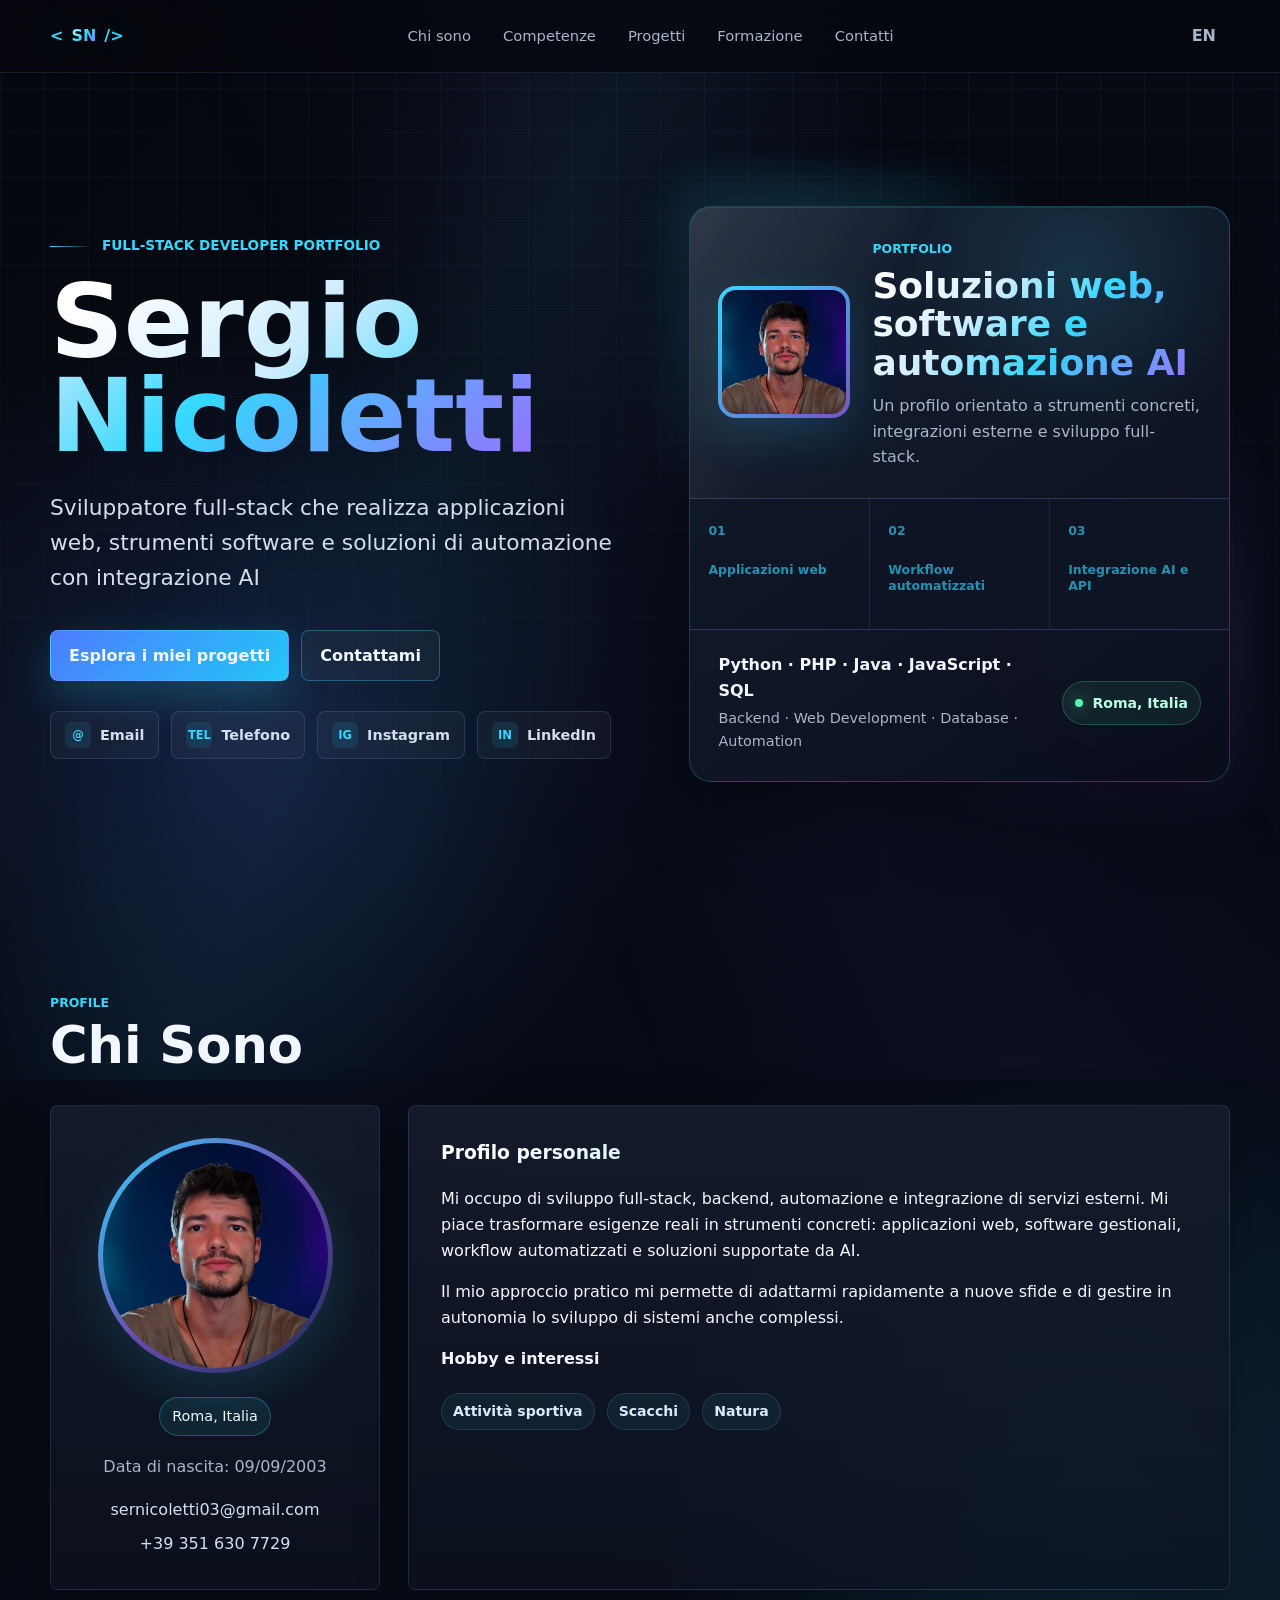
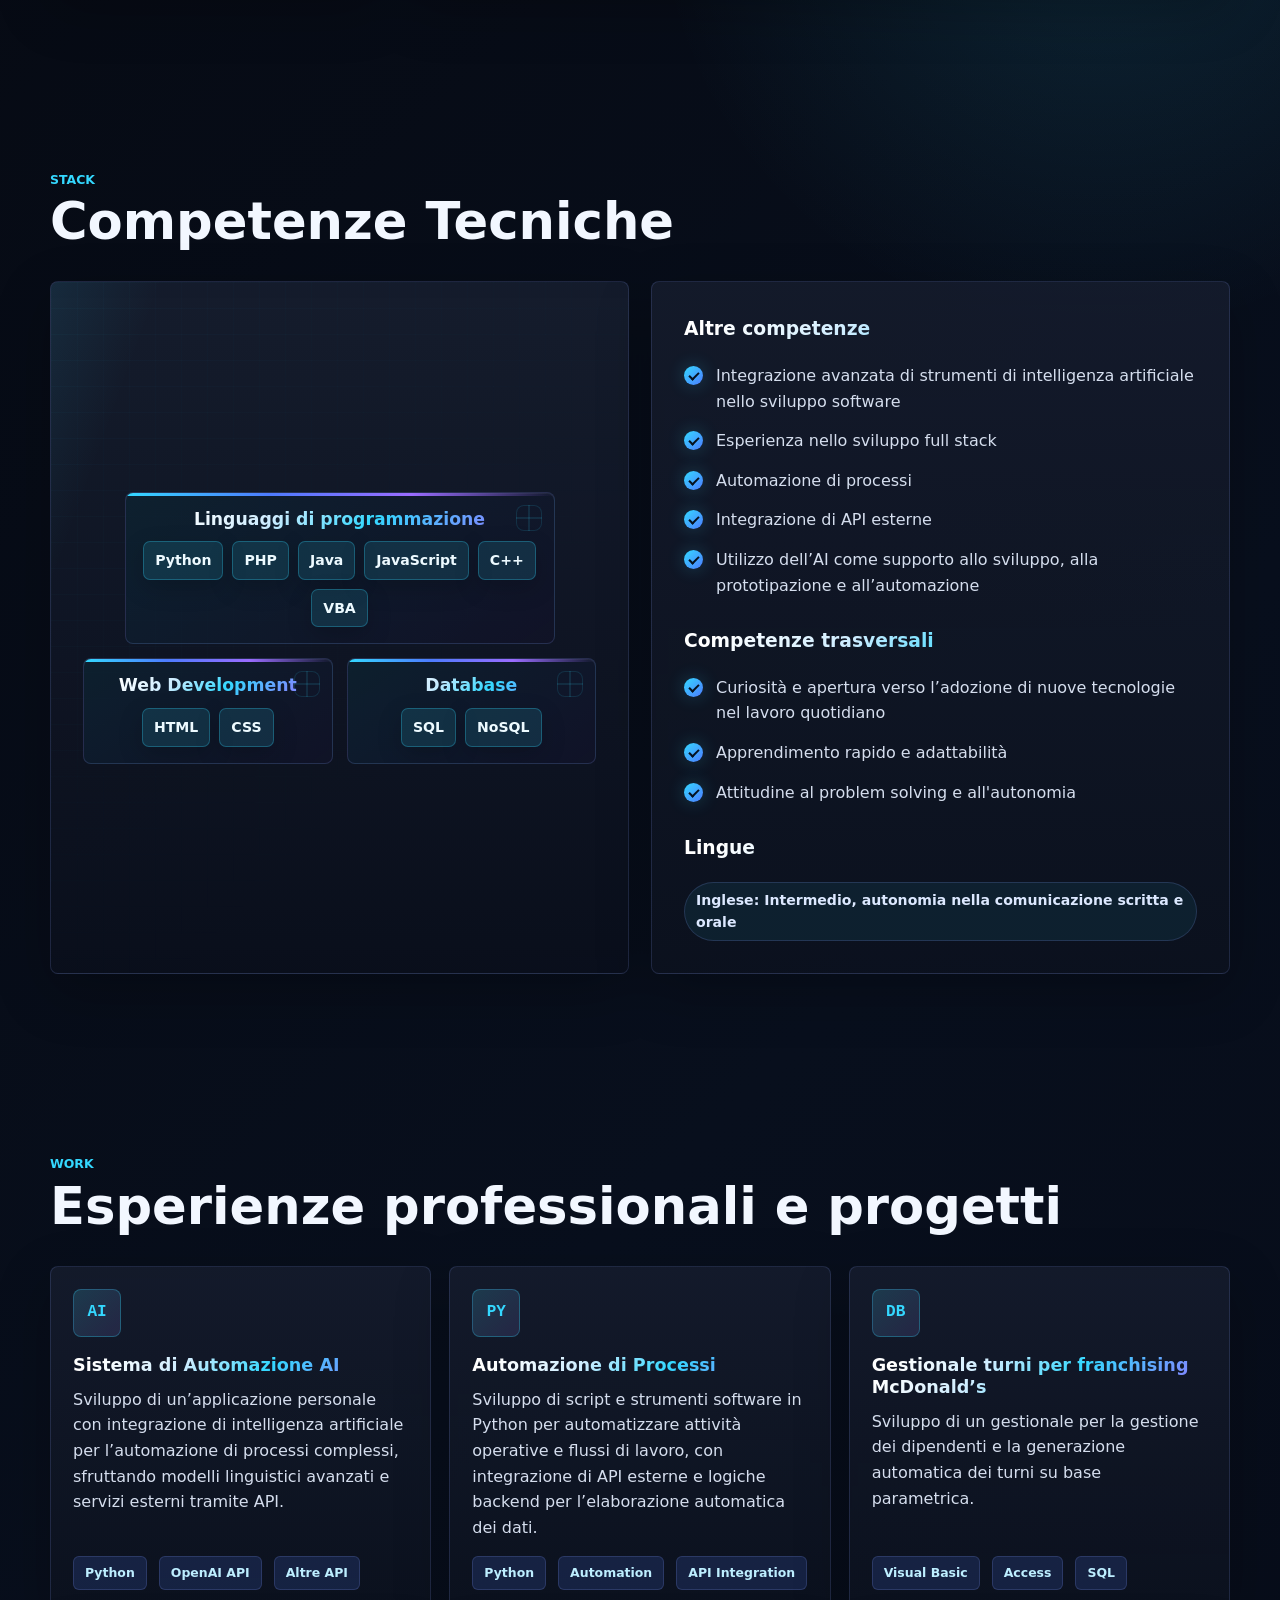
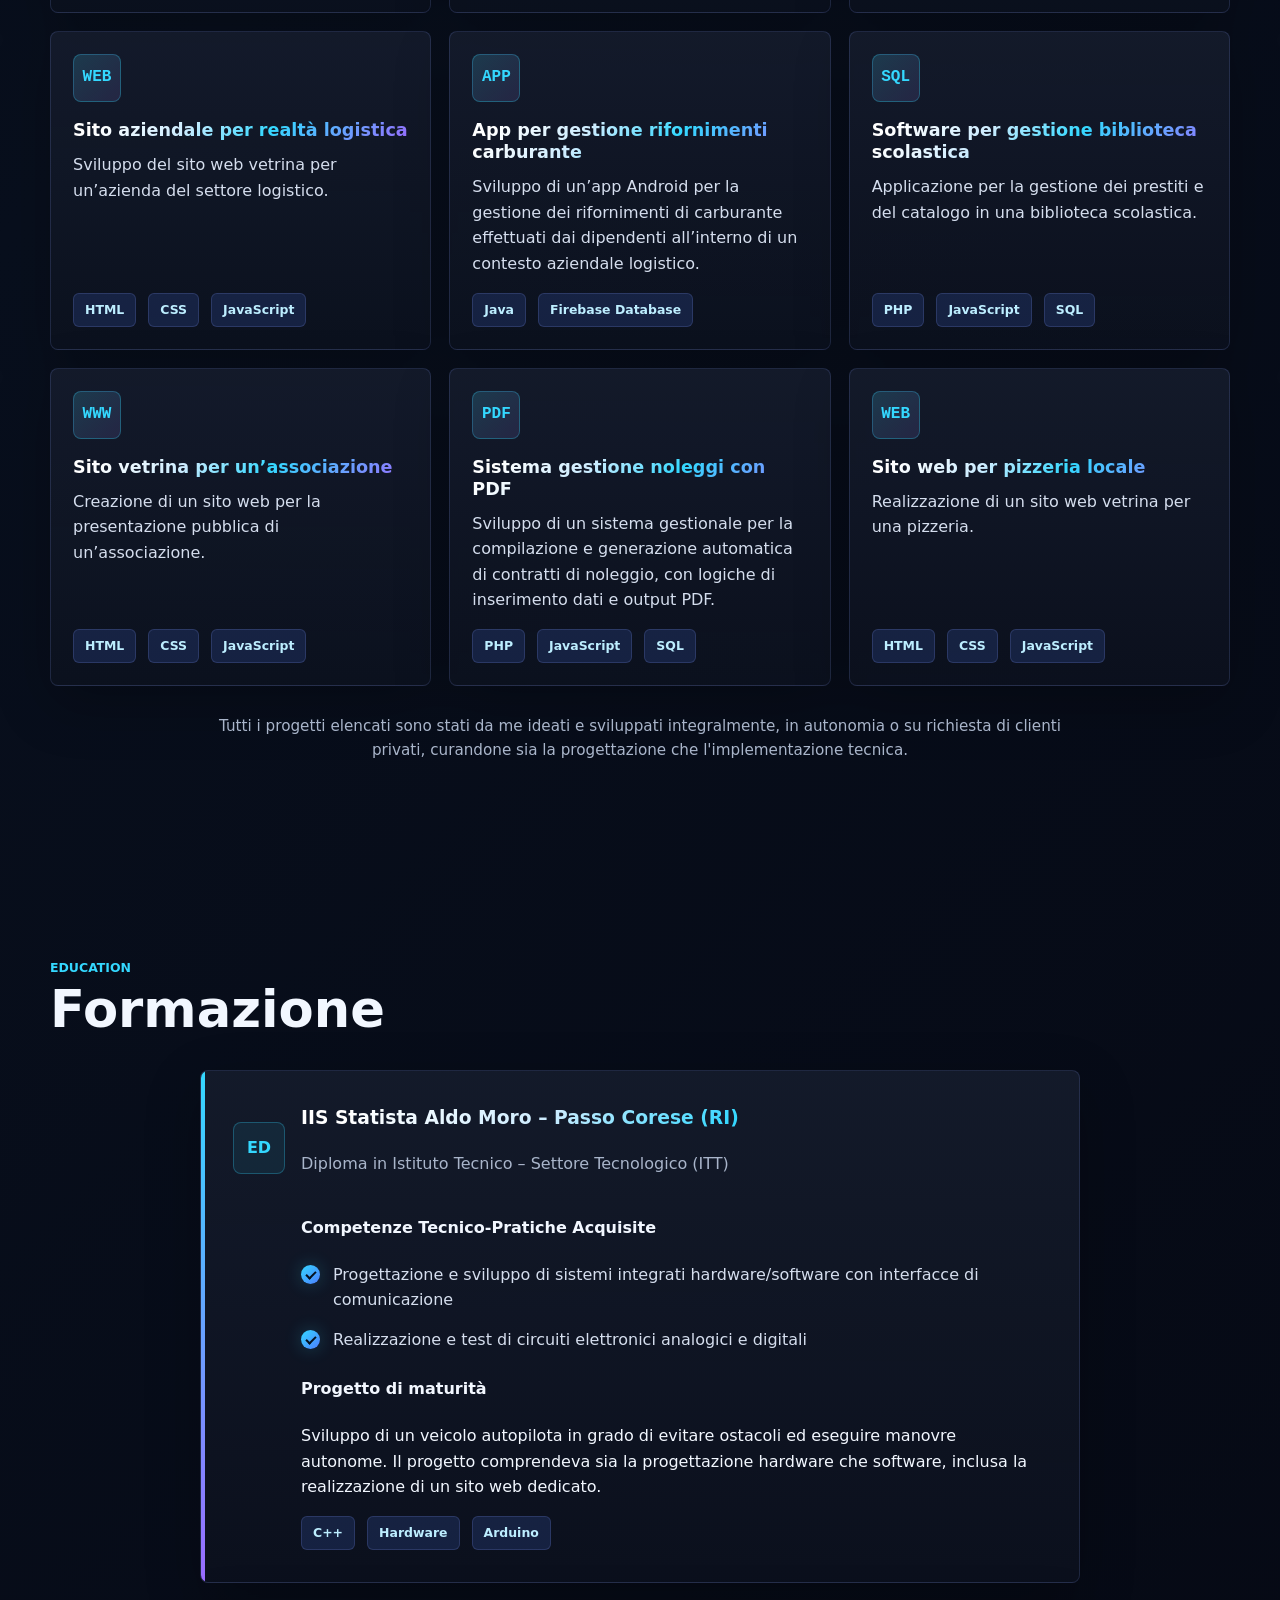
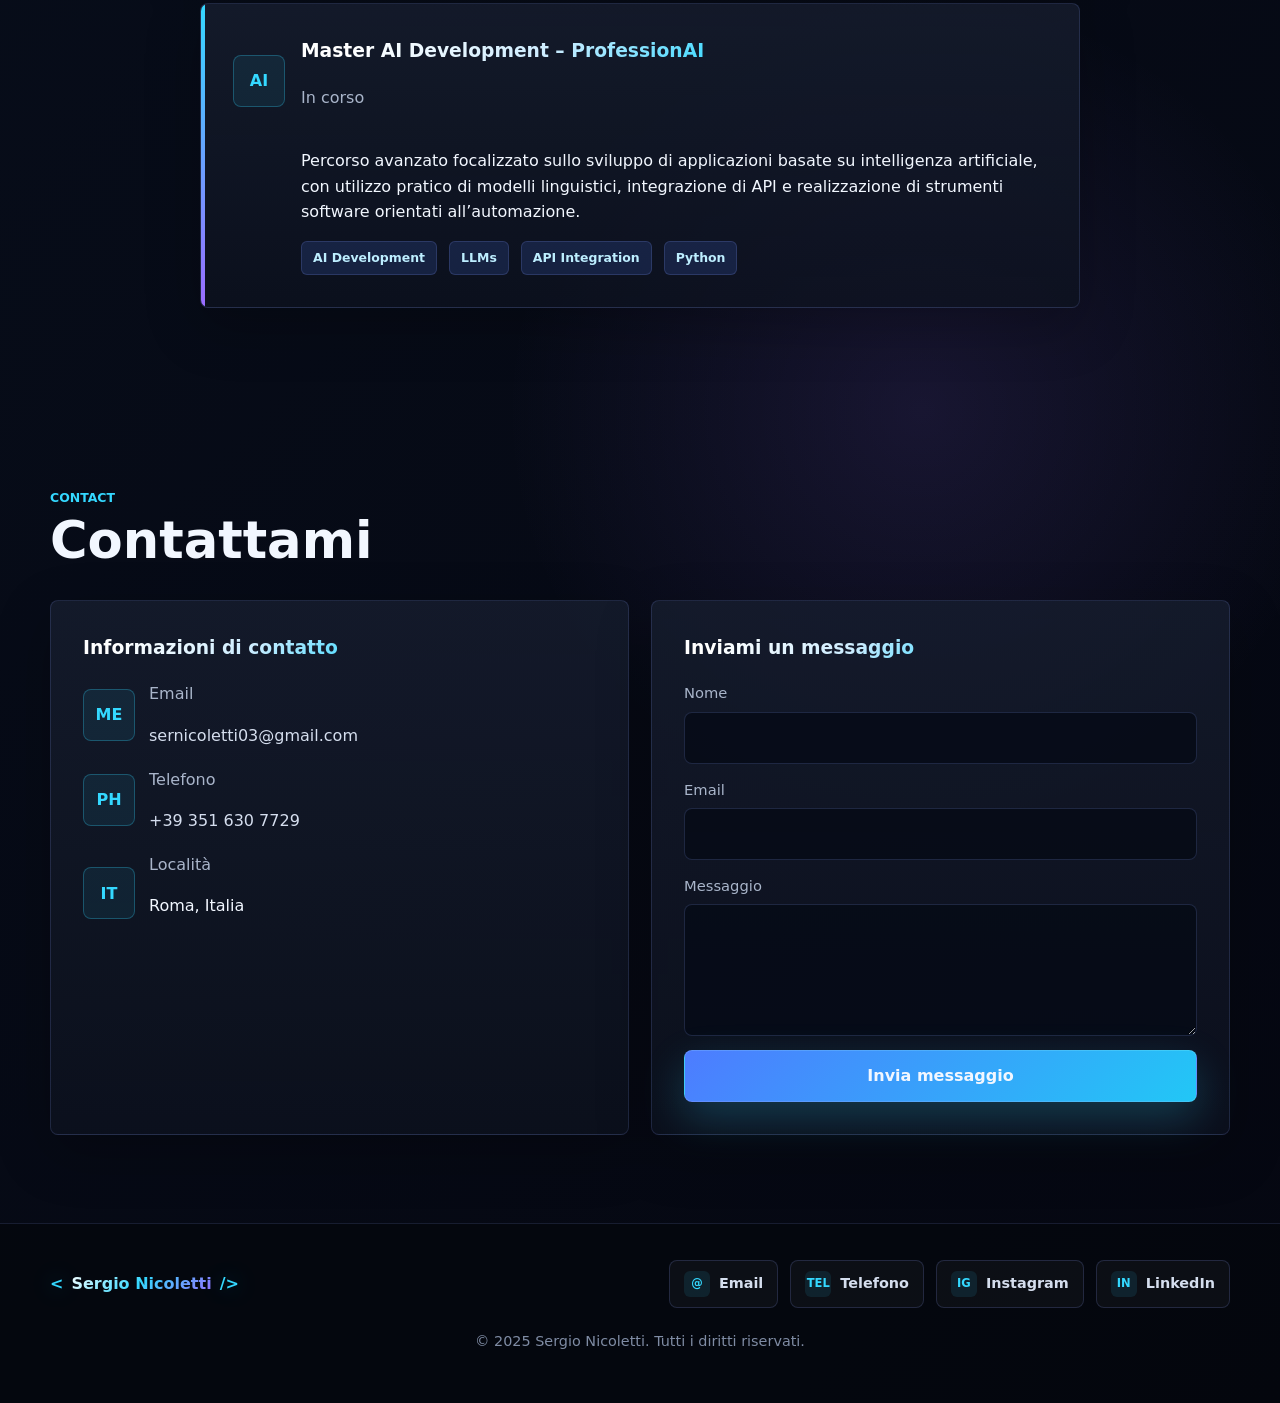
<file: index.html>
<!DOCTYPE html>
<html lang="it">
<head>
    <meta charset="UTF-8">
    <meta name="viewport" content="width=device-width, initial-scale=1.0">
    <title>Sergio Nicoletti | Full-Stack Developer Portfolio</title>
    <script>
        (() => {
            const mobilePage = 'index_mobile.html';
            const mobileQuery = window.matchMedia('(max-width: 767.98px)');
            const goMobile = () => {
                if (mobileQuery.matches) {
                    window.location.replace(mobilePage + window.location.search + window.location.hash);
                }
            };

            goMobile();
            mobileQuery.addEventListener?.('change', goMobile);
            mobileQuery.addListener?.(goMobile);
        })();
    </script>
    <link rel="icon" href="icon.png" type="image/png">
    <style>
        :root {
            color-scheme: dark;
            --bg: #05070d;
            --bg-2: #080f1d;
            --surface: rgba(18, 24, 38, 0.76);
            --surface-strong: rgba(25, 32, 48, 0.94);
            --line: rgba(137, 163, 255, 0.16);
            --line-strong: rgba(107, 214, 255, 0.34);
            --text: #f2f7ff;
            --muted: #a9b5ca;
            --soft: #d5deee;
            --cyan: #34d8ff;
            --blue: #4d7cff;
            --violet: #9a6cff;
            --green: #5df3b5;
            --shadow: 0 24px 80px rgba(0, 0, 0, 0.42);
            --radius: 8px;
            --max: 1180px;
        }

        * {
            box-sizing: border-box;
        }

        html {
            scroll-behavior: smooth;
        }

        body {
            margin: 0;
            min-height: 100vh;
            background:
                radial-gradient(circle at 18% 12%, rgba(77, 124, 255, 0.18), transparent 28rem),
                radial-gradient(circle at 86% 24%, rgba(52, 216, 255, 0.12), transparent 28rem),
                radial-gradient(circle at 72% 84%, rgba(154, 108, 255, 0.12), transparent 26rem),
                linear-gradient(135deg, var(--bg), var(--bg-2) 46%, #050711);
            color: var(--text);
            font-family: Inter, ui-sans-serif, system-ui, -apple-system, BlinkMacSystemFont, "Segoe UI", sans-serif;
            line-height: 1.6;
            overflow-x: hidden;
        }

        body::before {
            content: "";
            position: fixed;
            inset: 0;
            pointer-events: none;
            background-image:
                linear-gradient(rgba(120, 180, 255, 0.055) 1px, transparent 1px),
                linear-gradient(90deg, rgba(120, 180, 255, 0.055) 1px, transparent 1px);
            background-size: 44px 44px;
            mask-image: linear-gradient(to bottom, rgba(0, 0, 0, 0.9), rgba(0, 0, 0, 0.14));
        }

        body::after {
            content: "";
            position: fixed;
            inset: -20%;
            z-index: -1;
            background:
                linear-gradient(115deg, transparent 0 32%, rgba(52, 216, 255, 0.05) 42%, transparent 54%),
                linear-gradient(245deg, transparent 0 30%, rgba(154, 108, 255, 0.045) 48%, transparent 62%);
            animation: drift 18s ease-in-out infinite alternate;
        }

        a {
            color: inherit;
            text-decoration: none;
        }

        img {
            max-width: 100%;
            display: block;
        }

        button,
        input,
        textarea {
            font: inherit;
        }

        .eng,
        body:not([data-lang="en"]) .eng {
            display: none !important;
        }

        body[data-lang="en"] .ita {
            display: none !important;
        }

        body[data-lang="en"] .eng {
            display: inline !important;
        }

        body[data-lang="en"] p.eng,
        body[data-lang="en"] div.eng,
        body[data-lang="en"] h2.eng,
        body[data-lang="en"] h3.eng,
        body[data-lang="en"] h4.eng,
        body[data-lang="en"] label.eng {
            display: block !important;
        }

        body[data-lang="en"] a.eng,
        body[data-lang="en"] button.eng,
        body[data-lang="en"] .pill.eng {
            display: inline-flex !important;
        }

        .container {
            width: min(var(--max), calc(100% - 40px));
            margin: 0 auto;
        }

        .site-header {
            position: sticky;
            top: 0;
            z-index: 50;
            border-bottom: 1px solid rgba(137, 163, 255, 0.14);
            background: rgba(5, 7, 13, 0.68);
            backdrop-filter: blur(18px);
        }

        .nav {
            min-height: 72px;
            display: flex;
            align-items: center;
            justify-content: space-between;
            gap: 24px;
        }

        .brand {
            display: inline-flex;
            align-items: center;
            gap: 8px;
            font-weight: 800;
            letter-spacing: 0;
        }

        .brand-mark {
            color: var(--cyan);
            text-shadow: 0 0 24px rgba(52, 216, 255, 0.45);
        }

        .brand-name {
            background: linear-gradient(135deg, #fff, var(--cyan) 48%, var(--violet));
            -webkit-background-clip: text;
            color: transparent;
        }

        .nav-links {
            display: flex;
            align-items: center;
            gap: 6px;
        }

        .nav-link,
        .language-toggle,
        .menu-toggle {
            border: 1px solid transparent;
            border-radius: 999px;
            background: transparent;
            color: var(--muted);
            cursor: pointer;
            transition: color 180ms ease, border-color 180ms ease, background 180ms ease, transform 180ms ease;
        }

        .nav-link {
            padding: 9px 12px;
            font-size: 0.92rem;
        }

        .nav-link:hover,
        .language-toggle:hover,
        .menu-toggle:hover {
            color: var(--text);
            border-color: rgba(52, 216, 255, 0.26);
            background: rgba(52, 216, 255, 0.08);
        }

        .language-toggle {
            padding: 9px 13px;
            font-weight: 700;
        }

        .menu-toggle {
            display: none;
            width: 42px;
            height: 42px;
            align-items: center;
            justify-content: center;
        }

        .menu-toggle span,
        .menu-toggle::before,
        .menu-toggle::after {
            content: "";
            display: block;
            width: 18px;
            height: 2px;
            border-radius: 99px;
            background: currentColor;
            transition: transform 180ms ease, opacity 180ms ease;
        }

        .menu-toggle {
            flex-direction: column;
            gap: 5px;
        }

        .menu-open .menu-toggle span {
            opacity: 0;
        }

        .menu-open .menu-toggle::before {
            transform: translateY(7px) rotate(45deg);
        }

        .menu-open .menu-toggle::after {
            transform: translateY(-7px) rotate(-45deg);
        }

        .hero {
            min-height: calc(100vh - 72px);
            display: grid;
            align-items: center;
            padding: 86px 0 72px;
        }

        .hero-grid {
            display: grid;
            grid-template-columns: minmax(0, 1.02fr) minmax(360px, 0.98fr);
            gap: clamp(32px, 6vw, 78px);
            align-items: center;
        }

        .eyebrow {
            display: inline-flex;
            align-items: center;
            gap: 10px;
            margin: 0 0 18px;
            color: var(--cyan);
            font-size: 0.85rem;
            font-weight: 800;
            text-transform: uppercase;
        }

        .eyebrow::before {
            content: "";
            width: 42px;
            height: 1px;
            background: linear-gradient(90deg, var(--cyan), transparent);
        }

        .hero h1 {
            margin: 0;
            max-width: 820px;
            font-size: clamp(3.2rem, 8vw, 6.8rem);
            line-height: 0.92;
            letter-spacing: 0;
        }

        .gradient-text {
            background: linear-gradient(135deg, #ffffff 8%, #ccecff 34%, var(--cyan) 58%, var(--violet));
            -webkit-background-clip: text;
            color: transparent;
        }

        .hero-copy {
            margin: 28px 0 0;
            max-width: 640px;
            color: var(--soft);
            font-size: clamp(1.08rem, 2vw, 1.36rem);
        }

        .cta-row,
        .social-row,
        .pill-row,
        .tags {
            display: flex;
            flex-wrap: wrap;
            gap: 12px;
        }

        .cta-row {
            margin-top: 34px;
        }

        .btn {
            display: inline-flex;
            align-items: center;
            justify-content: center;
            min-height: 48px;
            padding: 12px 18px;
            border-radius: var(--radius);
            border: 1px solid rgba(255, 255, 255, 0.12);
            color: var(--text);
            font-weight: 800;
            transition: transform 180ms ease, box-shadow 180ms ease, border-color 180ms ease, background 180ms ease;
        }

        .btn.primary {
            background: linear-gradient(135deg, var(--blue), #22c7f6);
            box-shadow: 0 16px 42px rgba(52, 216, 255, 0.22);
        }

        .btn.secondary {
            background: rgba(255, 255, 255, 0.035);
            border-color: rgba(52, 216, 255, 0.32);
        }

        .btn:hover,
        .card:hover,
        .project-card:hover {
            transform: translateY(-3px);
        }

        .btn.primary:hover {
            box-shadow: 0 18px 56px rgba(52, 216, 255, 0.34);
        }

        .social-row {
            margin-top: 30px;
        }

        .social-link {
            display: inline-flex;
            align-items: center;
            justify-content: center;
            gap: 9px;
            min-height: 44px;
            padding: 10px 14px;
            border-radius: var(--radius);
            border: 1px solid rgba(137, 163, 255, 0.18);
            background: rgba(255, 255, 255, 0.035);
            color: var(--muted);
            font-size: 0.9rem;
            font-weight: 900;
            transition: color 180ms ease, background 180ms ease, border-color 180ms ease, transform 180ms ease;
        }

        .social-icon {
            display: inline-flex;
            align-items: center;
            justify-content: center;
            width: 26px;
            height: 26px;
            border-radius: 6px;
            background: rgba(52, 216, 255, 0.1);
            color: var(--cyan);
            font-size: 0.72rem;
            line-height: 1;
        }

        .social-text {
            color: var(--soft);
            white-space: nowrap;
        }

        .social-link:hover {
            color: var(--text);
            border-color: rgba(52, 216, 255, 0.44);
            background: rgba(52, 216, 255, 0.1);
            transform: translateY(-2px);
        }

        .console-wrap {
            position: relative;
        }

        .console-wrap::before {
            content: "";
            position: absolute;
            inset: -22px;
            z-index: -1;
            border-radius: 28px;
            background: radial-gradient(circle, rgba(52, 216, 255, 0.22), transparent 64%);
            filter: blur(18px);
        }

        .console {
            overflow: hidden;
            border: 1px solid rgba(52, 216, 255, 0.28);
            border-radius: 18px;
            background: linear-gradient(180deg, rgba(14, 22, 38, 0.98), rgba(8, 12, 24, 0.96));
            box-shadow: var(--shadow), inset 0 0 0 1px rgba(255, 255, 255, 0.04);
        }

        .console-top {
            display: flex;
            align-items: center;
            justify-content: space-between;
            gap: 16px;
            padding: 15px 16px;
            border-bottom: 1px solid rgba(137, 163, 255, 0.16);
            background: rgba(255, 255, 255, 0.035);
        }

        .window-dots {
            display: flex;
            gap: 7px;
        }

        .window-dots span {
            width: 10px;
            height: 10px;
            border-radius: 999px;
            background: var(--blue);
            box-shadow: 0 0 16px currentColor;
        }

        .window-dots span:nth-child(2) {
            background: var(--cyan);
        }

        .window-dots span:nth-child(3) {
            background: var(--violet);
        }

        .console-title {
            color: var(--muted);
            font-size: 0.82rem;
        }

        .console-body {
            position: relative;
            padding: 22px;
            font-family: "SFMono-Regular", Consolas, "Liberation Mono", monospace;
            font-size: clamp(0.78rem, 1.5vw, 0.95rem);
        }

        .console-body::after {
            content: "";
            position: absolute;
            inset: 0;
            pointer-events: none;
            background: linear-gradient(180deg, transparent, rgba(52, 216, 255, 0.07), transparent);
            animation: scan 4.8s linear infinite;
        }

        .code-line {
            display: grid;
            grid-template-columns: 38px minmax(0, 1fr);
            gap: 16px;
            padding: 6px 0;
            color: #dce7ff;
            opacity: 0;
            transform: translateY(10px);
            animation: codeIn 500ms ease forwards;
        }

        .code-line:nth-child(2) { animation-delay: 120ms; }
        .code-line:nth-child(3) { animation-delay: 240ms; }
        .code-line:nth-child(4) { animation-delay: 360ms; }
        .code-line:nth-child(5) { animation-delay: 480ms; }
        .code-line:nth-child(6) { animation-delay: 600ms; }
        .code-line:nth-child(7) { animation-delay: 720ms; }
        .code-line:nth-child(8) { animation-delay: 840ms; }
        .code-line:nth-child(9) { animation-delay: 960ms; }

        .ln {
            color: rgba(169, 181, 202, 0.42);
            text-align: right;
            user-select: none;
        }

        .token-key { color: var(--cyan); }
        .token-value { color: #f7fbff; }
        .token-accent { color: var(--green); }
        .token-violet { color: #c8b6ff; }
        .cursor {
            display: inline-block;
            width: 9px;
            height: 1.1em;
            margin-left: 4px;
            background: var(--cyan);
            vertical-align: text-bottom;
            animation: blink 1s steps(2, start) infinite;
        }

        .metric-strip {
            display: grid;
            grid-template-columns: repeat(3, 1fr);
            gap: 1px;
            border-top: 1px solid rgba(137, 163, 255, 0.16);
            background: rgba(137, 163, 255, 0.12);
        }

        .metric {
            padding: 16px;
            background: rgba(7, 12, 24, 0.86);
        }

        .metric strong {
            display: block;
            color: var(--text);
            font-size: 1.15rem;
        }

        .metric span {
            color: var(--muted);
            font-size: 0.78rem;
        }

        .showcase-wrap {
            position: relative;
        }

        .showcase-wrap::before {
            content: "";
            position: absolute;
            inset: -32px -22px;
            z-index: -1;
            border-radius: 30px;
            background:
                radial-gradient(circle at 24% 18%, rgba(52, 216, 255, 0.24), transparent 36%),
                radial-gradient(circle at 80% 72%, rgba(154, 108, 255, 0.18), transparent 42%);
            filter: blur(18px);
        }

        .showcase-panel {
            position: relative;
            overflow: hidden;
            border: 1px solid rgba(52, 216, 255, 0.24);
            border-radius: 22px;
            background:
                linear-gradient(145deg, rgba(24, 33, 52, 0.92), rgba(8, 13, 25, 0.92)),
                rgba(255, 255, 255, 0.035);
            box-shadow: var(--shadow), inset 0 1px 0 rgba(255, 255, 255, 0.08);
        }

        .showcase-panel::before {
            content: "";
            position: absolute;
            inset: 0;
            pointer-events: none;
            background:
                linear-gradient(120deg, rgba(255, 255, 255, 0.1), transparent 28%),
                radial-gradient(circle at 72% 12%, rgba(52, 216, 255, 0.13), transparent 26%);
        }

        .showcase-top {
            position: relative;
            display: grid;
            grid-template-columns: 132px minmax(0, 1fr);
            gap: 22px;
            align-items: center;
            padding: 28px;
        }

        .showcase-photo {
            width: 132px;
            aspect-ratio: 1;
            border-radius: 18px;
            padding: 4px;
            background: linear-gradient(135deg, var(--cyan), rgba(154, 108, 255, 0.72));
            box-shadow: 0 18px 44px rgba(52, 216, 255, 0.16);
        }

        .showcase-photo img {
            width: 100%;
            height: 100%;
            object-fit: cover;
            border-radius: 14px;
        }

        .panel-kicker {
            display: inline-flex;
            margin-bottom: 8px;
            color: var(--cyan);
            font-size: 0.78rem;
            font-weight: 900;
            text-transform: uppercase;
        }

        .showcase-top h3 {
            margin: 0 0 10px;
            font-size: clamp(1.55rem, 3vw, 2.25rem);
            line-height: 1.08;
        }

        .showcase-top p {
            margin-bottom: 0;
            color: var(--muted);
        }

        .focus-grid {
            position: relative;
            display: grid;
            grid-template-columns: repeat(3, 1fr);
            gap: 1px;
            background: rgba(137, 163, 255, 0.12);
            border-top: 1px solid rgba(137, 163, 255, 0.14);
            border-bottom: 1px solid rgba(137, 163, 255, 0.14);
        }

        .focus-item {
            min-height: 122px;
            padding: 18px;
            background: rgba(7, 12, 24, 0.68);
        }

        .focus-item span:first-child {
            display: inline-flex;
            margin-bottom: 18px;
            color: rgba(52, 216, 255, 0.64);
            font-size: 0.78rem;
            font-weight: 900;
        }

        .focus-item strong {
            display: block;
            color: var(--text);
            font-size: 1rem;
            line-height: 1.25;
        }

        .showcase-bottom {
            position: relative;
            display: grid;
            grid-template-columns: minmax(0, 1fr) auto;
            gap: 18px;
            align-items: center;
            padding: 22px 28px 28px;
        }

        .showcase-strip {
            display: grid;
            gap: 4px;
        }

        .showcase-strip strong {
            color: var(--text);
        }

        .showcase-strip span {
            color: var(--muted);
            font-size: 0.9rem;
        }

        .availability {
            display: inline-flex;
            align-items: center;
            gap: 9px;
            padding: 10px 12px;
            border: 1px solid rgba(93, 243, 181, 0.24);
            border-radius: 999px;
            background: rgba(93, 243, 181, 0.08);
            color: #b7ffe1;
            font-size: 0.88rem;
            font-weight: 800;
            white-space: nowrap;
        }

        .availability::before {
            content: "";
            width: 8px;
            height: 8px;
            border-radius: 50%;
            background: var(--green);
            box-shadow: 0 0 16px rgba(93, 243, 181, 0.7);
        }

        section {
            padding: 88px 0;
            position: relative;
        }

        .section-heading {
            display: flex;
            justify-content: space-between;
            align-items: end;
            gap: 24px;
            margin-bottom: 34px;
        }

        .section-kicker {
            color: var(--cyan);
            font-size: 0.78rem;
            font-weight: 900;
            text-transform: uppercase;
        }

        h2 {
            margin: 5px 0 0;
            font-size: clamp(2rem, 4vw, 3.5rem);
            line-height: 1;
            letter-spacing: 0;
        }

        h3,
        h4,
        p {
            margin-top: 0;
        }

        .card,
        .project-card {
            border: 1px solid var(--line);
            border-radius: var(--radius);
            background: linear-gradient(180deg, rgba(22, 29, 46, 0.82), rgba(13, 18, 31, 0.76));
            box-shadow: 0 18px 56px rgba(0, 0, 0, 0.24);
            transition: transform 180ms ease, border-color 180ms ease, background 180ms ease, box-shadow 180ms ease;
        }

        .card:hover,
        .project-card:hover {
            border-color: rgba(52, 216, 255, 0.34);
            box-shadow: 0 20px 72px rgba(0, 0, 0, 0.32);
        }

        .about-grid {
            display: grid;
            grid-template-columns: 330px minmax(0, 1fr);
            gap: 28px;
            align-items: stretch;
        }

        .profile-card,
        .content-card,
        .skill-card,
        .contact-card,
        .education-card {
            padding: clamp(22px, 3vw, 32px);
        }

        .portrait {
            position: relative;
            width: min(235px, 72vw);
            aspect-ratio: 1;
            margin: 0 auto 24px;
            border-radius: 50%;
            padding: 5px;
            background: linear-gradient(135deg, var(--cyan), rgba(154, 108, 255, 0.65), rgba(77, 124, 255, 0.2));
            box-shadow: 0 18px 48px rgba(52, 216, 255, 0.14);
        }

        .portrait img {
            width: 100%;
            height: 100%;
            object-fit: cover;
            border-radius: inherit;
        }

        .location-badge {
            display: inline-flex;
            margin: 0 auto 18px;
            padding: 7px 12px;
            border-radius: 999px;
            border: 1px solid rgba(52, 216, 255, 0.3);
            background: rgba(52, 216, 255, 0.09);
            color: var(--text);
            font-size: 0.9rem;
        }

        .profile-card {
            text-align: center;
        }

        .muted {
            color: var(--muted);
        }

        .contact-mini {
            display: grid;
            gap: 8px;
            margin-top: 18px;
            overflow-wrap: anywhere;
        }

        .contact-mini a,
        .contact-link {
            color: var(--soft);
            transition: color 180ms ease;
        }

        .contact-mini a:hover,
        .contact-link:hover {
            color: var(--cyan);
        }

        .pill,
        .tag {
            display: inline-flex;
            align-items: center;
            min-height: 32px;
            padding: 6px 11px;
            border: 1px solid rgba(137, 163, 255, 0.18);
            border-radius: 999px;
            background: rgba(52, 216, 255, 0.07);
            color: #dce8ff;
            font-size: 0.88rem;
            font-weight: 700;
        }

        .tag {
            min-height: 28px;
            border-radius: 6px;
            color: #bdeeff;
            font-size: 0.78rem;
            background: rgba(77, 124, 255, 0.16);
        }

        .skills-grid,
        .contact-grid {
            display: grid;
            grid-template-columns: repeat(2, minmax(0, 1fr));
            gap: 22px;
        }

        .skill-block + .skill-block {
            margin-top: 28px;
        }

        .stack-showcase {
            position: relative;
            overflow: hidden;
            display: grid;
            align-content: center;
            min-height: 100%;
            background:
                linear-gradient(180deg, rgba(22, 29, 46, 0.9), rgba(9, 14, 27, 0.82)),
                rgba(255, 255, 255, 0.02);
        }

        .stack-showcase::before {
            content: "";
            position: absolute;
            inset: 0;
            pointer-events: none;
            background-image:
                linear-gradient(rgba(52, 216, 255, 0.06) 1px, transparent 1px),
                linear-gradient(90deg, rgba(52, 216, 255, 0.045) 1px, transparent 1px);
            background-size: 26px 26px;
            opacity: 0.55;
            mask-image: linear-gradient(135deg, rgba(0, 0, 0, 0.95), transparent 72%);
        }

        .stack-showcase::after {
            content: "";
            position: absolute;
            inset: 0;
            pointer-events: none;
            background: linear-gradient(110deg, transparent 0 32%, rgba(52, 216, 255, 0.08) 45%, transparent 58%);
            transform: translateX(-64%);
            animation: stackSweep 8s ease-in-out infinite;
        }

        .stack-grid {
            position: relative;
            z-index: 1;
            display: grid;
            grid-template-columns: repeat(4, minmax(0, 1fr));
            gap: 14px;
            align-content: center;
        }

        .stack-grid .skill-block + .skill-block {
            margin-top: 0;
        }

        .stack-tile {
            position: relative;
            overflow: hidden;
            display: flex;
            min-height: 0;
            flex-direction: column;
            justify-content: flex-start;
            padding: 16px;
            border: 1px solid rgba(137, 163, 255, 0.18);
            border-radius: var(--radius);
            background:
                linear-gradient(145deg, rgba(52, 216, 255, 0.09), rgba(154, 108, 255, 0.055)),
                rgba(8, 13, 25, 0.74);
            box-shadow: inset 0 1px 0 rgba(255, 255, 255, 0.055);
            text-align: center;
            transition: transform 180ms ease, border-color 180ms ease, background 180ms ease;
        }

        .stack-tile:hover {
            transform: translateY(-3px);
            border-color: rgba(52, 216, 255, 0.36);
            background:
                linear-gradient(145deg, rgba(52, 216, 255, 0.13), rgba(154, 108, 255, 0.075)),
                rgba(10, 17, 31, 0.86);
        }

        .stack-tile::before {
            content: "";
            position: absolute;
            inset: 0 0 auto;
            height: 3px;
            background: linear-gradient(90deg, var(--cyan), var(--blue), var(--violet), transparent);
        }

        .stack-tile::after {
            content: "";
            position: absolute;
            top: 12px;
            right: 12px;
            width: 24px;
            height: 24px;
            border: 1px solid rgba(52, 216, 255, 0.18);
            border-radius: 8px;
            background:
                linear-gradient(90deg, transparent 46%, rgba(52, 216, 255, 0.16) 46% 54%, transparent 54%),
                linear-gradient(transparent 46%, rgba(52, 216, 255, 0.16) 46% 54%, transparent 54%);
            opacity: 0.72;
        }

        .stack-tile-wide {
            grid-column: 1 / -1;
            justify-self: center;
            width: min(100%, 430px);
        }

        .stack-tile:nth-child(2) {
            grid-column: 1 / 3;
        }

        .stack-tile:nth-child(3) {
            grid-column: 3 / 5;
        }

        .stack-tile h3 {
            max-width: none;
            margin-bottom: 12px;
            font-size: 1.08rem;
            line-height: 1.2;
        }

        .stack-tile .pill-row {
            gap: 9px;
            justify-content: center;
        }

        .stack-tile .pill {
            min-height: 32px;
            padding: 7px 11px;
            border-color: rgba(52, 216, 255, 0.28);
            border-radius: 7px;
            background: rgba(52, 216, 255, 0.12);
            color: #edfaff;
            font-weight: 800;
            box-shadow: 0 8px 24px rgba(0, 0, 0, 0.18);
        }

        .list {
            display: grid;
            gap: 14px;
            margin: 0;
            padding: 0;
            list-style: none;
            color: var(--soft);
        }

        .list li {
            display: grid;
            grid-template-columns: 22px minmax(0, 1fr);
            gap: 10px;
        }

        .check {
            width: 19px;
            height: 19px;
            margin-top: 3px;
            border-radius: 50%;
            background: linear-gradient(135deg, var(--cyan), var(--blue));
            box-shadow: 0 0 18px rgba(52, 216, 255, 0.24);
        }

        .check::after {
            content: "";
            display: block;
            width: 8px;
            height: 4px;
            margin: 6px 0 0 5px;
            border-left: 2px solid #05111f;
            border-bottom: 2px solid #05111f;
            transform: rotate(-45deg);
        }

        .projects-grid {
            display: grid;
            grid-template-columns: repeat(3, minmax(0, 1fr));
            gap: 18px;
        }

        .project-card {
            display: flex;
            min-height: 100%;
            flex-direction: column;
            padding: 22px;
        }

        .project-icon {
            width: 48px;
            height: 48px;
            margin-bottom: 18px;
            display: inline-flex;
            align-items: center;
            justify-content: center;
            border: 1px solid rgba(52, 216, 255, 0.28);
            border-radius: var(--radius);
            background:
                linear-gradient(135deg, rgba(52, 216, 255, 0.15), rgba(154, 108, 255, 0.11)),
                rgba(255, 255, 255, 0.025);
            color: var(--cyan);
            font-family: Consolas, monospace;
            font-weight: 900;
        }

        .project-card h3 {
            margin-bottom: 10px;
            font-size: 1.1rem;
            line-height: 1.25;
        }

        .project-card p {
            color: var(--soft);
            flex: 1;
        }

        .project-note {
            max-width: 860px;
            margin: 28px auto 0;
            text-align: center;
            color: var(--muted);
            font-size: 0.95rem;
        }

        .timeline {
            display: grid;
            gap: 20px;
            max-width: 880px;
            margin: 0 auto;
        }

        .education-card {
            position: relative;
            overflow: hidden;
        }

        .education-card::before {
            content: "";
            position: absolute;
            top: 0;
            left: 0;
            width: 4px;
            height: 100%;
            background: linear-gradient(var(--cyan), var(--violet));
        }

        .education-head {
            display: grid;
            grid-template-columns: 52px minmax(0, 1fr);
            gap: 16px;
            align-items: center;
            margin-bottom: 22px;
        }

        .edu-icon,
        .contact-icon {
            width: 52px;
            height: 52px;
            border: 1px solid rgba(52, 216, 255, 0.28);
            border-radius: var(--radius);
            display: inline-flex;
            align-items: center;
            justify-content: center;
            background: rgba(52, 216, 255, 0.08);
            color: var(--cyan);
            font-weight: 900;
        }

        .education-body {
            margin-left: 68px;
        }

        .form {
            display: grid;
            gap: 14px;
        }

        .field {
            display: grid;
            gap: 7px;
        }

        label {
            color: var(--muted);
            font-size: 0.92rem;
        }

        input,
        textarea {
            width: 100%;
            border: 1px solid rgba(137, 163, 255, 0.18);
            border-radius: var(--radius);
            background: rgba(6, 11, 22, 0.78);
            color: var(--text);
            padding: 12px 13px;
            outline: none;
            transition: border-color 180ms ease, box-shadow 180ms ease, background 180ms ease;
        }

        input:focus,
        textarea:focus {
            border-color: rgba(52, 216, 255, 0.58);
            box-shadow: 0 0 0 4px rgba(52, 216, 255, 0.1);
            background: rgba(8, 15, 28, 0.94);
        }

        textarea {
            resize: vertical;
            min-height: 132px;
        }

        .form-status {
            display: none;
            margin-top: 14px;
            padding: 12px;
            border: 1px solid rgba(93, 243, 181, 0.28);
            border-radius: var(--radius);
            background: rgba(93, 243, 181, 0.08);
            color: #9fffd5;
        }

        .form-status.visible {
            display: block;
        }

        .contact-info {
            display: grid;
            gap: 18px;
        }

        .contact-item {
            display: grid;
            grid-template-columns: 52px minmax(0, 1fr);
            gap: 14px;
            align-items: center;
        }

        .footer {
            border-top: 1px solid rgba(137, 163, 255, 0.14);
            background: rgba(5, 7, 13, 0.72);
            padding: 36px 0;
        }

        .footer-inner {
            display: flex;
            justify-content: space-between;
            gap: 24px;
            align-items: center;
        }

        .copyright {
            margin: 22px 0 0;
            color: #7f8ca4;
            text-align: center;
            font-size: 0.9rem;
        }

        .reveal {
            opacity: 0;
            transform: translateY(22px);
            transition: opacity 700ms ease, transform 700ms ease;
        }

        .reveal.visible {
            opacity: 1;
            transform: translateY(0);
        }

        @keyframes drift {
            from { transform: translate3d(-1.5%, -1%, 0); }
            to { transform: translate3d(1.5%, 1%, 0); }
        }

        @keyframes scan {
            from { transform: translateY(-100%); }
            to { transform: translateY(100%); }
        }

        @keyframes codeIn {
            to {
                opacity: 1;
                transform: translateY(0);
            }
        }

        @keyframes blink {
            50% { opacity: 0; }
        }

        @keyframes stackSweep {
            0%, 35% { transform: translateX(-68%); opacity: 0; }
            48% { opacity: 1; }
            70%, 100% { transform: translateX(68%); opacity: 0; }
        }

        @media (max-width: 980px) {
            .hero-grid,
            .about-grid,
            .skills-grid,
            .contact-grid {
                grid-template-columns: 1fr;
            }

            .projects-grid {
                grid-template-columns: repeat(2, minmax(0, 1fr));
            }

            .console-wrap,
            .showcase-wrap {
                max-width: 680px;
            }
        }

        @media (max-width: 760px) {
            .container {
                width: min(100% - 28px, var(--max));
            }

            .nav-links {
                position: fixed;
                inset: 72px 14px auto;
                display: none;
                flex-direction: column;
                align-items: stretch;
                padding: 12px;
                border: 1px solid rgba(52, 216, 255, 0.22);
                border-radius: var(--radius);
                background: rgba(8, 13, 25, 0.98);
                box-shadow: var(--shadow);
            }

            .menu-open .nav-links {
                display: flex;
            }

            .nav-link {
                width: 100%;
                border-radius: var(--radius);
            }

            .menu-toggle {
                display: inline-flex;
            }

            .hero {
                min-height: auto;
                padding-top: 54px;
            }

            .hero-grid {
                gap: 34px;
            }

            .hero h1 {
                font-size: clamp(3rem, 18vw, 5.2rem);
            }

            .section-heading {
                display: block;
            }

            section {
                padding: 64px 0;
            }

            .projects-grid {
                grid-template-columns: 1fr;
            }

            .metric-strip {
                grid-template-columns: 1fr;
            }

            .showcase-top,
            .showcase-bottom {
                grid-template-columns: 1fr;
            }

            .focus-grid {
                grid-template-columns: 1fr;
            }

            .stack-grid {
                grid-template-columns: 1fr;
            }

            .stack-tile-wide {
                width: 100%;
                grid-column: auto;
            }

            .stack-tile:nth-child(2),
            .stack-tile:nth-child(3) {
                grid-column: auto;
            }

            .showcase-photo {
                width: 118px;
            }

            .education-body {
                margin-left: 0;
            }

            .footer-inner {
                flex-direction: column;
                align-items: flex-start;
            }
        }

        @media (prefers-reduced-motion: reduce) {
            *,
            *::before,
            *::after {
                animation-duration: 0.001ms !important;
                animation-iteration-count: 1 !important;
                scroll-behavior: auto !important;
                transition-duration: 0.001ms !important;
            }

            .reveal {
                opacity: 1;
                transform: none;
            }
        }
    </style>
</head>
<body data-lang="it">
    <header class="site-header" id="top">
        <nav class="nav container" aria-label="Navigazione principale">
            <a class="brand" href="#top" aria-label="Sergio Nicoletti">
                <span class="brand-mark">&lt;</span>
                <span class="brand-name">SN</span>
                <span class="brand-mark">/&gt;</span>
            </a>

            <div class="nav-links" id="navLinks">
                <a href="#about" class="nav-link"><span class="ita">Chi sono</span><span class="eng">About Me</span></a>
                <a href="#skills" class="nav-link"><span class="ita">Competenze</span><span class="eng">Skills</span></a>
                <a href="#projects" class="nav-link"><span class="ita">Progetti</span><span class="eng">Projects</span></a>
                <a href="#education" class="nav-link"><span class="ita">Formazione</span><span class="eng">Education</span></a>
                <a href="#contact" class="nav-link"><span class="ita">Contatti</span><span class="eng">Contact</span></a>
            </div>

            <button class="language-toggle" id="translateBtn" type="button" aria-label="Traduci">EN</button>
            <button class="menu-toggle" id="menuToggle" type="button" aria-label="Apri menu di navigazione" aria-expanded="false" aria-controls="navLinks"><span></span></button>
        </nav>
    </header>

    <main>
        <section class="hero">
            <div class="container hero-grid">
                <div class="reveal visible">
                    <p class="eyebrow">Full-Stack Developer Portfolio</p>
                    <h1><span class="gradient-text">Sergio Nicoletti</span></h1>
                    <p class="hero-copy ita">Sviluppatore full-stack che realizza applicazioni web, strumenti software e soluzioni di automazione con integrazione AI</p>
                    <p class="hero-copy eng">Full-stack developer building web applications, software tools, and automation solutions enhanced by AI integration</p>

                    <div class="cta-row">
                        <a class="btn primary" href="#projects"><span class="ita">Esplora i miei progetti</span><span class="eng">Explore my projects</span></a>
                        <a class="btn secondary" href="#contact"><span class="ita">Contattami</span><span class="eng">Contact me</span></a>
                    </div>

                    <div class="social-row" aria-label="Contatti rapidi">
                        <a class="social-link" href="mailto:sernicoletti03@gmail.com" target="_blank" rel="noopener" aria-label="Email">
                            <span class="social-icon">@</span>
                            <span class="social-text">Email</span>
                        </a>
                        <a class="social-link" href="tel:+393516307729" aria-label="Telefono">
                            <span class="social-icon">TEL</span>
                            <span class="social-text ita">Telefono</span>
                            <span class="social-text eng">Phone</span>
                        </a>
                        <a class="social-link" href="https://www.instagram.com/sergio.nico_?igsh=MWYwYmN2ZWdxb3plYg==" target="_blank" rel="noopener" aria-label="Instagram">
                            <span class="social-icon">IG</span>
                            <span class="social-text">Instagram</span>
                        </a>
                        <a class="social-link" href="https://www.linkedin.com/in/sergio-nicoletti-a0926527a?utm_source=share&utm_campaign=share_via&utm_content=profile&utm_medium=android_app" target="_blank" rel="noopener" aria-label="LinkedIn">
                            <span class="social-icon">IN</span>
                            <span class="social-text">LinkedIn</span>
                        </a>
                    </div>
                </div>

                <div class="showcase-wrap reveal visible">
                    <div class="showcase-panel" aria-label="Portfolio overview">
                        <div class="showcase-top">
                            <div class="showcase-photo">
                                <img src="img.jpg" alt="Sergio Nicoletti">
                            </div>
                            <div>
                                <span class="panel-kicker">Portfolio</span>
                                <h3 class="gradient-text ita">Soluzioni web, software e automazione AI</h3>
                                <h3 class="gradient-text eng">Web, software and AI automation solutions</h3>
                                <p class="ita">Un profilo orientato a strumenti concreti, integrazioni esterne e sviluppo full-stack.</p>
                                <p class="eng">A profile focused on concrete tools, external integrations, and full-stack development.</p>
                            </div>
                        </div>

                        <div class="focus-grid">
                            <div class="focus-item">
                                <span>01</span>
                                <strong><span class="ita">Applicazioni web</span><span class="eng">Web applications</span></strong>
                            </div>
                            <div class="focus-item">
                                <span>02</span>
                                <strong><span class="ita">Workflow automatizzati</span><span class="eng">Automated workflows</span></strong>
                            </div>
                            <div class="focus-item">
                                <span>03</span>
                                <strong><span class="ita">Integrazione AI e API</span><span class="eng">AI and API integration</span></strong>
                            </div>
                        </div>

                        <div class="showcase-bottom">
                            <div class="showcase-strip">
                                <strong>Python · PHP · Java · JavaScript · SQL</strong>
                                <span>Backend · Web Development · Database · Automation</span>
                            </div>
                            <div class="availability">
                                <span class="ita">Roma, Italia</span>
                                <span class="eng">Rome, Italy</span>
                            </div>
                        </div>
                    </div>
                </div>
            </div>
        </section>

        <section id="about">
            <div class="container">
                <div class="section-heading reveal">
                    <div>
                        <span class="section-kicker">Profile</span>
                        <h2><span class="ita">Chi Sono</span><span class="eng">About Me</span></h2>
                    </div>
                </div>

                <div class="about-grid">
                    <aside class="card profile-card reveal">
                        <div class="portrait">
                            <img src="img.jpg" alt="Sergio Nicoletti">
                        </div>
                        <div class="location-badge"><span class="ita">Roma, Italia</span><span class="eng">Rome, Italy</span></div>
                        <p class="muted ita">Data di nascita: 09/09/2003</p>
                        <p class="muted eng">Date of birth: 09/09/2003</p>
                        <div class="contact-mini">
                            <a href="mailto:sernicoletti03@gmail.com">sernicoletti03@gmail.com</a>
                            <a href="tel:+393516307729">+39 351 630 7729</a>
                        </div>
                    </aside>

                    <article class="card content-card reveal">
                        <h3 class="gradient-text ita">Profilo personale</h3>
                        <h3 class="gradient-text eng">Personal Profile</h3>
                        <p class="ita">Mi occupo di sviluppo full-stack, backend, automazione e integrazione di servizi esterni. Mi piace trasformare esigenze reali in strumenti concreti: applicazioni web, software gestionali, workflow automatizzati e soluzioni supportate da AI.</p>
                        <p class="eng">I work on full-stack development, backend systems, automation, and external service integration. I enjoy turning real-world needs into concrete tools: web applications, management software, automated workflows, and AI-supported solutions.</p>
                        <p class="ita">Il mio approccio pratico mi permette di adattarmi rapidamente a nuove sfide e di gestire in autonomia lo sviluppo di sistemi anche complessi.</p>
                        <p class="eng">My practical approach allows me to quickly adapt to new challenges and independently manage the development of even complex systems.</p>

                        <h4 class="ita">Hobby e interessi</h4>
                        <h4 class="eng">Hobbies and Interests</h4>
                        <div class="pill-row">
                            <span class="pill ita">Attività sportiva</span>
                            <span class="pill eng">Sports</span>
                            <span class="pill ita">Scacchi</span>
                            <span class="pill eng">Chess</span>
                            <span class="pill ita">Natura</span>
                            <span class="pill eng">Nature</span>
                        </div>
                    </article>
                </div>
            </div>
        </section>

        <section id="skills">
            <div class="container">
                <div class="section-heading reveal">
                    <div>
                        <span class="section-kicker">Stack</span>
                        <h2><span class="ita">Competenze Tecniche</span><span class="eng">Technical Skills</span></h2>
                    </div>
                </div>

                <div class="skills-grid">
                    <div class="card skill-card stack-showcase reveal">
                        <div class="stack-grid">
                            <div class="skill-block stack-tile stack-tile-wide">
                                <h3 class="gradient-text ita">Linguaggi di programmazione</h3>
                                <h3 class="gradient-text eng">Programming Languages</h3>
                                <div class="pill-row">
                                    <span class="pill">Python</span>
                                    <span class="pill">PHP</span>
                                    <span class="pill">Java</span>
                                    <span class="pill">JavaScript</span>
                                    <span class="pill">C++</span>
                                    <span class="pill">VBA</span>
                                </div>
                            </div>
                            <div class="skill-block stack-tile">
                                <h3 class="gradient-text">Web Development</h3>
                                <div class="pill-row">
                                    <span class="pill">HTML</span>
                                    <span class="pill">CSS</span>
                                </div>
                            </div>
                            <div class="skill-block stack-tile">
                                <h3 class="gradient-text">Database</h3>
                                <div class="pill-row">
                                    <span class="pill">SQL</span>
                                    <span class="pill">NoSQL</span>
                                </div>
                            </div>
                        </div>
                    </div>

                    <div class="card skill-card reveal">
                        <div class="skill-block">
                            <h3 class="gradient-text ita">Altre competenze</h3>
                            <h3 class="gradient-text eng">Other skills</h3>
                            <ul class="list">
                                <li><span class="check"></span><span class="ita">Integrazione avanzata di strumenti di intelligenza artificiale nello sviluppo software</span><span class="eng">Advanced integration of artificial intelligence tools in software development</span></li>
                                <li><span class="check"></span><span class="ita">Esperienza nello sviluppo full stack</span><span class="eng">Experience in full-stack development</span></li>
                                <li><span class="check"></span><span class="ita">Automazione di processi</span><span class="eng">Process automation</span></li>
                                <li><span class="check"></span><span class="ita">Integrazione di API esterne</span><span class="eng">Integration of external APIs</span></li>
                                <li><span class="check"></span><span class="ita">Utilizzo dell’AI come supporto allo sviluppo, alla prototipazione e all’automazione</span><span class="eng">Use of AI to support development, prototyping, and automation</span></li>
                            </ul>
                        </div>

                        <div class="skill-block">
                            <h3 class="gradient-text ita">Competenze trasversali</h3>
                            <h3 class="gradient-text eng">Soft skills</h3>
                            <ul class="list">
                                <li><span class="check"></span><span class="ita">Curiosità e apertura verso l’adozione di nuove tecnologie nel lavoro quotidiano</span><span class="eng">Curiosity and openness towards adopting new technologies in daily work</span></li>
                                <li><span class="check"></span><span class="ita">Apprendimento rapido e adattabilità</span><span class="eng">Fast learning and adaptability</span></li>
                                <li><span class="check"></span><span class="ita">Attitudine al problem solving e all'autonomia</span><span class="eng">Problem-solving attitude and autonomy</span></li>
                            </ul>
                        </div>

                        <div class="skill-block">
                            <h3 class="gradient-text ita">Lingue</h3>
                            <h3 class="gradient-text eng">Languages</h3>
                            <div class="pill-row">
                                <span class="pill ita">Inglese: Intermedio, autonomia nella comunicazione scritta e orale</span>
                                <span class="pill eng">English: Intermediate, independent in written and spoken communication</span>
                            </div>
                        </div>
                    </div>
                </div>
            </div>
        </section>

        <section id="projects">
            <div class="container">
                <div class="section-heading reveal">
                    <div>
                        <span class="section-kicker">Work</span>
                        <h2><span class="ita">Esperienze professionali e progetti</span><span class="eng">Professional Experiences and Projects</span></h2>
                    </div>
                </div>

                <div class="projects-grid">
                    <article class="project-card reveal">
                        <div class="project-icon">AI</div>
                        <h3 class="gradient-text ita">Sistema di Automazione AI</h3>
                        <h3 class="gradient-text eng">AI Automation System</h3>
                        <p class="ita">Sviluppo di un’applicazione personale con integrazione di intelligenza artificiale per l’automazione di processi complessi, sfruttando modelli linguistici avanzati e servizi esterni tramite API.</p>
                        <p class="eng">Development of a personal application integrating artificial intelligence for the automation of complex processes, leveraging advanced language models and external services via API.</p>
                        <div class="tags"><span class="tag">Python</span><span class="tag">OpenAI API</span><span class="tag">Altre API</span></div>
                    </article>

                    <article class="project-card reveal">
                        <div class="project-icon">PY</div>
                        <h3 class="gradient-text ita">Automazione di Processi</h3>
                        <h3 class="gradient-text eng">Process Automation</h3>
                        <p class="ita">Sviluppo di script e strumenti software in Python per automatizzare attività operative e flussi di lavoro, con integrazione di API esterne e logiche backend per l’elaborazione automatica dei dati.</p>
                        <p class="eng">Development of Python scripts and software tools to automate operational tasks and workflows, integrating external APIs and backend logic for automated data processing.</p>
                        <div class="tags"><span class="tag">Python</span><span class="tag">Automation</span><span class="tag">API Integration</span></div>
                    </article>

                    <article class="project-card reveal">
                        <div class="project-icon">DB</div>
                        <h3 class="gradient-text ita">Gestionale turni per franchising McDonald’s</h3>
                        <h3 class="gradient-text eng">Shift Management System for McDonald’s Franchise</h3>
                        <p class="ita">Sviluppo di un gestionale per la gestione dei dipendenti e la generazione automatica dei turni su base parametrica.</p>
                        <p class="eng">Development of a management system for employee scheduling and automatic shift generation based on parameters.</p>
                        <div class="tags"><span class="tag">Visual Basic</span><span class="tag">Access</span><span class="tag">SQL</span></div>
                    </article>

                    <article class="project-card reveal">
                        <div class="project-icon">WEB</div>
                        <h3 class="gradient-text ita">Sito aziendale per realtà logistica</h3>
                        <h3 class="gradient-text eng">Corporate Website for a Logistics Company</h3>
                        <p class="ita">Sviluppo del sito web vetrina per un’azienda del settore logistico.</p>
                        <p class="eng">Development of a showcase website for a company in the logistics sector.</p>
                        <div class="tags"><span class="tag">HTML</span><span class="tag">CSS</span><span class="tag">JavaScript</span></div>
                    </article>

                    <article class="project-card reveal">
                        <div class="project-icon">APP</div>
                        <h3 class="gradient-text ita">App per gestione rifornimenti carburante</h3>
                        <h3 class="gradient-text eng">App for Managing Fuel Refueling</h3>
                        <p class="ita">Sviluppo di un’app Android per la gestione dei rifornimenti di carburante effettuati dai dipendenti all’interno di un contesto aziendale logistico.</p>
                        <p class="eng">Development of an Android app for managing fuel refueling carried out by employees within a logistics company.</p>
                        <div class="tags"><span class="tag">Java</span><span class="tag">Firebase Database</span></div>
                    </article>

                    <article class="project-card reveal">
                        <div class="project-icon">SQL</div>
                        <h3 class="gradient-text ita">Software per gestione biblioteca scolastica</h3>
                        <h3 class="gradient-text eng">Software for School Library Management</h3>
                        <p class="ita">Applicazione per la gestione dei prestiti e del catalogo in una biblioteca scolastica.</p>
                        <p class="eng">Application for managing loans and the catalog in a school library.</p>
                        <div class="tags"><span class="tag">PHP</span><span class="tag">JavaScript</span><span class="tag">SQL</span></div>
                    </article>

                    <article class="project-card reveal">
                        <div class="project-icon">WWW</div>
                        <h3 class="gradient-text ita">Sito vetrina per un’associazione</h3>
                        <h3 class="gradient-text eng">Showcase Website for an Association</h3>
                        <p class="ita">Creazione di un sito web per la presentazione pubblica di un’associazione.</p>
                        <p class="eng">Creation of a website for the public presentation of an association.</p>
                        <div class="tags"><span class="tag">HTML</span><span class="tag">CSS</span><span class="tag">JavaScript</span></div>
                    </article>

                    <article class="project-card reveal">
                        <div class="project-icon">PDF</div>
                        <h3 class="gradient-text ita">Sistema gestione noleggi con PDF</h3>
                        <h3 class="gradient-text eng">Rental Management System with PDF</h3>
                        <p class="ita">Sviluppo di un sistema gestionale per la compilazione e generazione automatica di contratti di noleggio, con logiche di inserimento dati e output PDF.</p>
                        <p class="eng">Development of a management system for the compilation and automatic generation of rental contracts, with data entry logic and PDF output.</p>
                        <div class="tags"><span class="tag">PHP</span><span class="tag">JavaScript</span><span class="tag">SQL</span></div>
                    </article>

                    <article class="project-card reveal">
                        <div class="project-icon">WEB</div>
                        <h3 class="gradient-text ita">Sito web per pizzeria locale</h3>
                        <h3 class="gradient-text eng">Website for a Local Pizzeria</h3>
                        <p class="ita">Realizzazione di un sito web vetrina per una pizzeria.</p>
                        <p class="eng">Development of a showcase website for a pizzeria.</p>
                        <div class="tags"><span class="tag">HTML</span><span class="tag">CSS</span><span class="tag">JavaScript</span></div>
                    </article>
                </div>

                <div class="project-note reveal">
                    <p class="ita">Tutti i progetti elencati sono stati da me ideati e sviluppati integralmente, in autonomia o su richiesta di clienti privati, curandone sia la progettazione che l'implementazione tecnica.</p>
                    <p class="eng">All the listed projects were entirely designed and developed by me, either independently or upon request from private clients, taking care of both the design and technical implementation.</p>
                </div>
            </div>
        </section>

        <section id="education">
            <div class="container">
                <div class="section-heading reveal">
                    <div>
                        <span class="section-kicker">Education</span>
                        <h2><span class="ita">Formazione</span><span class="eng">Education</span></h2>
                    </div>
                </div>

                <div class="timeline">
                    <article class="card education-card reveal">
                        <div class="education-head">
                            <div class="edu-icon">ED</div>
                            <div>
                                <h3 class="gradient-text">IIS Statista Aldo Moro – Passo Corese (RI)</h3>
                                <p class="muted ita">Diploma in Istituto Tecnico – Settore Tecnologico (ITT)</p>
                                <p class="muted eng">Technical Institute Diploma – Technological Sector (ITT)</p>
                            </div>
                        </div>
                        <div class="education-body">
                            <h4 class="ita">Competenze Tecnico-Pratiche Acquisite</h4>
                            <h4 class="eng">Technical and Practical Skills Acquired</h4>
                            <ul class="list">
                                <li><span class="check"></span><span class="ita">Progettazione e sviluppo di sistemi integrati hardware/software con interfacce di comunicazione</span><span class="eng">Design and development of integrated hardware/software systems with communication interfaces</span></li>
                                <li><span class="check"></span><span class="ita">Realizzazione e test di circuiti elettronici analogici e digitali</span><span class="eng">Implementation and testing of analog and digital electronic circuits</span></li>
                            </ul>

                            <h4 class="ita" style="margin-top: 24px;">Progetto di maturità</h4>
                            <h4 class="eng" style="margin-top: 24px;">Graduation Project</h4>
                            <p class="ita">Sviluppo di un veicolo autopilota in grado di evitare ostacoli ed eseguire manovre autonome. Il progetto comprendeva sia la progettazione hardware che software, inclusa la realizzazione di un sito web dedicato.</p>
                            <p class="eng">Development of a self-driving vehicle capable of avoiding obstacles and performing autonomous maneuvers. The project included both hardware and software design, as well as the creation of a dedicated website.</p>
                            <div class="tags"><span class="tag">C++</span><span class="tag">Hardware</span><span class="tag">Arduino</span></div>
                        </div>
                    </article>

                    <article class="card education-card reveal">
                        <div class="education-head">
                            <div class="edu-icon">AI</div>
                            <div>
                                <h3 class="gradient-text">Master AI Development – ProfessionAI</h3>
                                <p class="muted ita">In corso</p>
                                <p class="muted eng">Ongoing</p>
                            </div>
                        </div>
                        <div class="education-body">
                            <p class="ita">Percorso avanzato focalizzato sullo sviluppo di applicazioni basate su intelligenza artificiale, con utilizzo pratico di modelli linguistici, integrazione di API e realizzazione di strumenti software orientati all’automazione.</p>
                            <p class="eng">Advanced program focused on the development of artificial intelligence-based applications, with practical use of language models, API integration, and the creation of software tools oriented toward automation.</p>
                            <div class="tags"><span class="tag">AI Development</span><span class="tag">LLMs</span><span class="tag">API Integration</span><span class="tag">Python</span></div>
                        </div>
                    </article>
                </div>
            </div>
        </section>

        <section id="contact">
            <div class="container">
                <div class="section-heading reveal">
                    <div>
                        <span class="section-kicker">Contact</span>
                        <h2><span class="ita">Contattami</span><span class="eng">Contact Me</span></h2>
                    </div>
                </div>

                <div class="contact-grid">
                    <div class="card contact-card reveal">
                        <h3 class="gradient-text ita">Informazioni di contatto</h3>
                        <h3 class="gradient-text eng">Contact Information</h3>
                        <div class="contact-info">
                            <div class="contact-item">
                                <div class="contact-icon">ME</div>
                                <div>
                                    <p class="muted">Email</p>
                                    <a class="contact-link" href="mailto:sernicoletti03@gmail.com" target="_blank" rel="noopener">sernicoletti03@gmail.com</a>
                                </div>
                            </div>
                            <div class="contact-item">
                                <div class="contact-icon">PH</div>
                                <div>
                                    <p class="muted ita">Telefono</p>
                                    <p class="muted eng">Phone</p>
                                    <a class="contact-link" href="tel:+393516307729">+39 351 630 7729</a>
                                </div>
                            </div>
                            <div class="contact-item">
                                <div class="contact-icon">IT</div>
                                <div>
                                    <p class="muted ita">Località</p>
                                    <p class="muted eng">Location</p>
                                    <p class="ita">Roma, Italia</p>
                                    <p class="eng">Rome, Italy</p>
                                </div>
                            </div>
                        </div>
                    </div>

                    <div class="card contact-card reveal">
                        <h3 class="gradient-text ita">Inviami un messaggio</h3>
                        <h3 class="gradient-text eng">Send Me a Message</h3>
                        <form class="form" id="contactForm">
                            <div class="field">
                                <label for="name"><span class="ita">Nome</span><span class="eng">Name</span></label>
                                <input type="text" id="name" name="user_name" required>
                            </div>
                            <div class="field">
                                <label for="email">Email</label>
                                <input type="email" id="email" name="user_email" required>
                            </div>
                            <div class="field">
                                <label for="message"><span class="ita">Messaggio</span><span class="eng">Message</span></label>
                                <textarea id="message" name="message" rows="4" required></textarea>
                            </div>
                            <button class="btn primary" type="submit"><span class="ita">Invia messaggio</span><span class="eng">Send Message</span></button>
                        </form>
                        <div id="formSuccess" class="form-status">
                            <div class="ita">Messaggio inviato con successo! Ti risponderò al più presto.</div>
                            <div class="eng">Message sent successfully! I will get back to you as soon as possible.</div>
                        </div>
                    </div>
                </div>
            </div>
        </section>
    </main>

    <footer class="footer">
        <div class="container">
            <div class="footer-inner">
                <a class="brand" href="#top" aria-label="Sergio Nicoletti">
                    <span class="brand-mark">&lt;</span>
                    <span class="brand-name">Sergio Nicoletti</span>
                    <span class="brand-mark">/&gt;</span>
                </a>
                <div class="social-row" style="margin-top: 0;">
                    <a class="social-link" href="mailto:sernicoletti03@gmail.com" target="_blank" rel="noopener" aria-label="Email">
                        <span class="social-icon">@</span>
                        <span class="social-text">Email</span>
                    </a>
                    <a class="social-link" href="tel:+393516307729" aria-label="Telefono">
                        <span class="social-icon">TEL</span>
                        <span class="social-text ita">Telefono</span>
                        <span class="social-text eng">Phone</span>
                    </a>
                    <a class="social-link" href="https://www.instagram.com/sergio.nico_?igsh=MWYwYmN2ZWdxb3plYg==" target="_blank" rel="noopener" aria-label="Instagram">
                        <span class="social-icon">IG</span>
                        <span class="social-text">Instagram</span>
                    </a>
                    <a class="social-link" href="https://www.linkedin.com/in/sergio-nicoletti-a0926527a?utm_source=share&utm_campaign=share_via&utm_content=profile&utm_medium=android_app" target="_blank" rel="noopener" aria-label="LinkedIn">
                        <span class="social-icon">IN</span>
                        <span class="social-text">LinkedIn</span>
                    </a>
                </div>
            </div>
            <div class="copyright">
                <p class="ita">© 2025 Sergio Nicoletti. Tutti i diritti riservati.</p>
                <p class="eng">© 2025 Sergio Nicoletti. All rights reserved.</p>
            </div>
        </div>
    </footer>

    <script>
        const body = document.body;
        const translateBtn = document.getElementById('translateBtn');
        const menuToggle = document.getElementById('menuToggle');
        const navLinks = document.getElementById('navLinks');
        const contactForm = document.getElementById('contactForm');
        const formSuccess = document.getElementById('formSuccess');

        function setLanguage(lang) {
            body.dataset.lang = lang;
            document.documentElement.lang = lang === 'it' ? 'it' : 'en';
            translateBtn.textContent = lang === 'it' ? 'EN' : 'IT';
            translateBtn.setAttribute('aria-label', lang === 'it' ? 'Translate to English' : 'Traduci in italiano');
        }

        translateBtn.addEventListener('click', () => {
            setLanguage(body.dataset.lang === 'it' ? 'en' : 'it');
        });

        menuToggle.addEventListener('click', () => {
            const isOpen = body.classList.toggle('menu-open');
            menuToggle.setAttribute('aria-expanded', String(isOpen));
        });

        navLinks.addEventListener('click', (event) => {
            if (event.target.closest('a')) {
                body.classList.remove('menu-open');
                menuToggle.setAttribute('aria-expanded', 'false');
            }
        });

        document.querySelectorAll('a[href^="#"]').forEach((anchor) => {
            anchor.addEventListener('click', (event) => {
                const target = document.querySelector(anchor.getAttribute('href'));
                if (!target) return;
                event.preventDefault();
                target.scrollIntoView({ behavior: 'smooth', block: 'start' });
            });
        });

        const reduceMotion = window.matchMedia('(prefers-reduced-motion: reduce)').matches;
        const revealElements = document.querySelectorAll('.reveal');

        if (!reduceMotion && 'IntersectionObserver' in window) {
            const observer = new IntersectionObserver((entries) => {
                entries.forEach((entry) => {
                    if (entry.isIntersecting) {
                        entry.target.classList.add('visible');
                        observer.unobserve(entry.target);
                    }
                });
            }, { threshold: 0.12 });

            revealElements.forEach((element) => observer.observe(element));
        } else {
            revealElements.forEach((element) => element.classList.add('visible'));
        }

        contactForm.addEventListener('submit', (event) => {
            event.preventDefault();
            const formData = new FormData(contactForm);
            const name = encodeURIComponent(formData.get('user_name') || '');
            const email = encodeURIComponent(formData.get('user_email') || '');
            const message = encodeURIComponent(formData.get('message') || '');
            const subject = encodeURIComponent(`Messaggio dal portfolio - ${decodeURIComponent(name)}`);
            const bodyText = `Nome: ${name}%0AEmail: ${email}%0A%0A${message}`;

            window.location.href = `mailto:sernicoletti03@gmail.com?subject=${subject}&body=${bodyText}`;
            formSuccess.classList.add('visible');
            setTimeout(() => formSuccess.classList.remove('visible'), 5000);
        });

        setLanguage('it');
    </script>
</body>
</html>
</file>
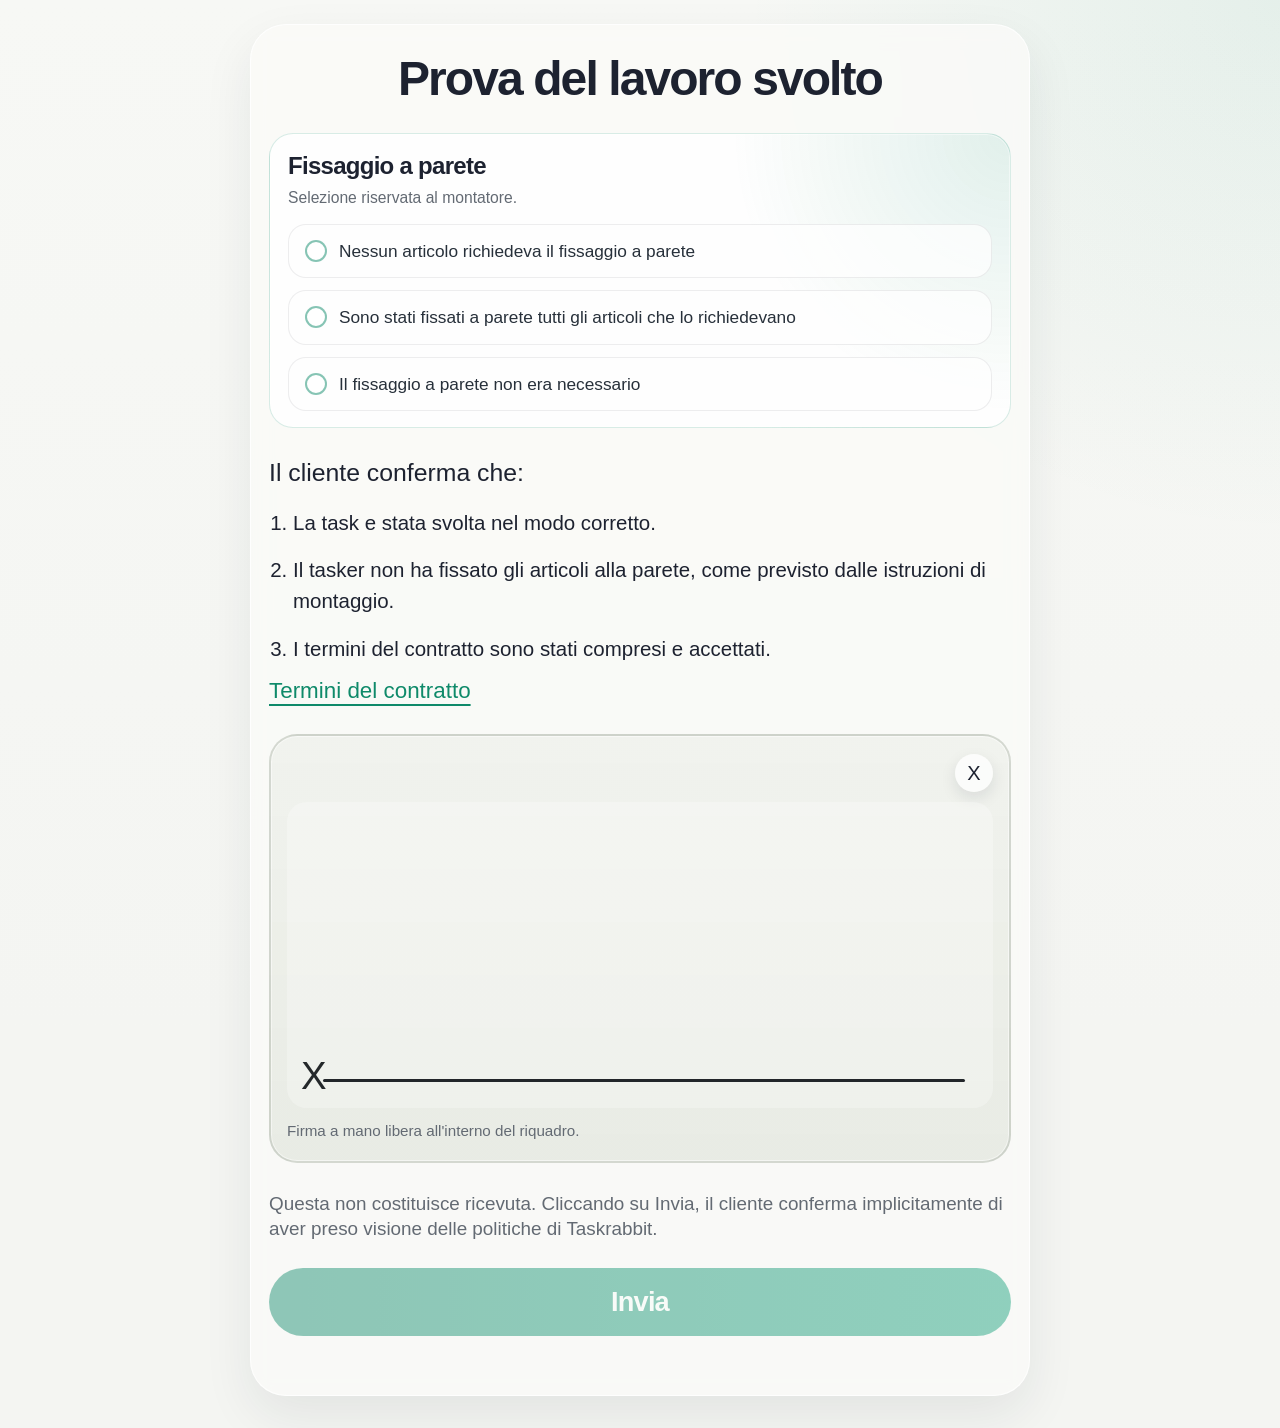
<file: TR_ControlCenter/DigitalSign/index.html>
<!DOCTYPE html>
<html lang="it">
<head>
  <meta charset="UTF-8">
  <meta name="viewport" content="width=device-width, initial-scale=1.0, viewport-fit=cover">
  <meta name="theme-color" content="#f4f5f2">
  <title>Prova del lavoro svolto</title>
  <style>
    :root {
      --bg: #f4f5f2;
      --text: #1d2230;
      --muted: #636a73;
      --accent: #0f8a6a;
      --accent-dark: #0a6d54;
      --shadow: 0 20px 50px rgba(21, 32, 45, 0.08);
      --radius: 28px;
      --font: "Trebuchet MS", "Gill Sans", "Segoe UI", sans-serif;
      --signature-height: clamp(220px, 34vh, 320px);
    }

    * {
      box-sizing: border-box;
    }

    html,
    body {
      margin: 0;
      min-height: 100%;
      background:
        radial-gradient(circle at top right, rgba(15, 138, 106, 0.08), transparent 28%),
        linear-gradient(180deg, #f7f8f5 0%, var(--bg) 72%);
      color: var(--text);
      font-family: var(--font);
      -webkit-text-size-adjust: 100%;
      text-size-adjust: 100%;
    }

    body {
      padding: 24px 18px 32px;
    }

    .shell {
      width: min(100%, 780px);
      margin: 0 auto;
    }

    .card {
      background: rgba(251, 251, 248, 0.82);
      border: 1px solid rgba(255, 255, 255, 0.75);
      border-radius: 36px;
      box-shadow: var(--shadow);
      backdrop-filter: blur(10px);
      padding: 28px 18px 22px;
    }

    h1 {
      margin: 0 0 28px;
      text-align: center;
      font-size: clamp(2rem, 4vw, 3rem);
      line-height: 1.08;
      letter-spacing: -0.04em;
    }

    .installer-panel {
      margin: 0 0 28px;
      padding: 18px 18px 16px;
      background:
        radial-gradient(circle at top right, rgba(15, 138, 106, 0.12), transparent 35%),
        rgba(255, 255, 255, 0.72);
      border: 1px solid rgba(15, 138, 106, 0.16);
      border-radius: 24px;
      box-shadow: inset 0 0 0 1px rgba(255, 255, 255, 0.45);
    }

    .installer-panel h2 {
      margin: 0 0 8px;
      font-size: clamp(1.2rem, 2.5vw, 1.5rem);
      line-height: 1.15;
      letter-spacing: -0.03em;
    }

    .installer-panel p {
      margin: 0 0 14px;
      color: var(--muted);
      font-size: 0.98rem;
      line-height: 1.45;
    }

    .wall-options {
      display: grid;
      gap: 12px;
    }

    .wall-option {
      position: relative;
      display: block;
      padding: 14px 14px 14px 50px;
      border-radius: 18px;
      background: rgba(255, 255, 255, 0.72);
      border: 1px solid rgba(29, 34, 48, 0.08);
      cursor: pointer;
      transition: border-color 180ms ease, background 180ms ease, box-shadow 180ms ease;
    }

    .wall-option.is-selected {
      background: rgba(15, 138, 106, 0.08);
      border-color: rgba(15, 138, 106, 0.28);
    }

    .wall-option input {
      position: absolute;
      opacity: 0;
      pointer-events: none;
    }

    .wall-option-indicator {
      position: absolute;
      top: 50%;
      left: 16px;
      width: 22px;
      height: 22px;
      border: 2px solid rgba(15, 138, 106, 0.5);
      border-radius: 50%;
      transform: translateY(-50%);
      background: #ffffff;
      transition: border-color 180ms ease, background 180ms ease, box-shadow 180ms ease;
    }

    .wall-option-indicator::after {
      content: "";
      position: absolute;
      inset: 4px;
      border-radius: 50%;
      background: var(--accent);
      transform: scale(0);
      transition: transform 180ms ease;
    }

    .wall-option.is-selected .wall-option-indicator {
      border-color: var(--accent);
      box-shadow: 0 0 0 5px rgba(15, 138, 106, 0.1);
    }

    .wall-option.is-selected .wall-option-indicator::after {
      transform: scale(1);
    }

    .wall-option-text {
      color: #27303a;
      font-size: clamp(0.98rem, 2vw, 1.08rem);
      line-height: 1.4;
    }

    .intro {
      margin: 0 0 18px;
      font-size: clamp(1.1rem, 2.6vw, 1.55rem);
      line-height: 1.35;
    }

    ol {
      margin: 0;
      padding-left: 1.5rem;
      font-size: clamp(1rem, 2.2vw, 1.28rem);
      line-height: 1.52;
    }

    li + li {
      margin-top: 16px;
    }

    .terms-button {
      appearance: none;
      border: 0;
      background: none;
      color: var(--accent);
      text-decoration: underline;
      text-decoration-thickness: 2px;
      text-underline-offset: 6px;
      font: inherit;
      font-size: clamp(1.1rem, 2.5vw, 1.4rem);
      padding: 0;
      margin-top: 14px;
      cursor: pointer;
    }

    .signature-wrap {
      position: relative;
      margin-top: 30px;
      background: linear-gradient(180deg, rgba(240, 242, 237, 0.95), rgba(232, 235, 228, 0.98));
      border: 2px solid rgba(150, 159, 146, 0.32);
      border-radius: var(--radius);
      padding: 18px 16px 22px;
      box-shadow: inset 0 0 0 1px rgba(255, 255, 255, 0.5);
    }

    .signature-header {
      display: flex;
      justify-content: flex-end;
      align-items: center;
      margin-bottom: 10px;
    }

    .clear-button {
      appearance: none;
      border: 0;
      background: rgba(255, 255, 255, 0.74);
      color: var(--text);
      width: 38px;
      height: 38px;
      border-radius: 50%;
      font-size: 1.25rem;
      line-height: 1;
      cursor: pointer;
      box-shadow: 0 6px 16px rgba(21, 32, 45, 0.1);
    }

    .signature-area {
      position: relative;
      height: var(--signature-height);
      border-radius: calc(var(--radius) - 8px);
      overflow: hidden;
      background: rgba(255, 255, 255, 0.28);
    }

    canvas {
      display: block;
      width: 100%;
      height: 100%;
      touch-action: none;
      cursor: crosshair;
    }

    .signature-line {
      position: absolute;
      right: 28px;
      bottom: 26px;
      width: calc(100% - 64px);
      height: 3px;
      border-radius: 999px;
      background: rgba(24, 28, 32, 0.95);
    }

    .signature-mark {
      position: absolute;
      left: 14px;
      bottom: 12px;
      font-size: clamp(2rem, 4vw, 2.4rem);
      line-height: 1;
      color: rgba(24, 28, 32, 0.95);
      pointer-events: none;
    }

    .signature-hint {
      margin: 14px 0 0;
      font-size: 0.95rem;
      color: var(--muted);
    }

    .note {
      margin: 28px 0 26px;
      color: var(--muted);
      font-size: clamp(1rem, 2vw, 1.18rem);
      line-height: 1.35;
    }

    .send-button {
      width: 100%;
      min-height: 68px;
      border: 0;
      border-radius: 999px;
      background: linear-gradient(90deg, var(--accent), #109f78);
      color: #f8fffb;
      font: inherit;
      font-size: 1.7rem;
      font-weight: 700;
      letter-spacing: -0.03em;
      cursor: pointer;
      transition: transform 180ms ease, box-shadow 180ms ease, opacity 180ms ease;
      box-shadow: 0 16px 30px rgba(15, 138, 106, 0.28);
    }

    .send-button:disabled {
      cursor: not-allowed;
      opacity: 0.45;
      box-shadow: none;
    }

    .send-button:not(:disabled):hover,
    .send-button:not(:disabled):focus-visible {
      transform: translateY(-1px);
      box-shadow: 0 20px 34px rgba(15, 138, 106, 0.32);
    }

    .status {
      min-height: 1.5em;
      margin: 14px 4px 0;
      color: var(--accent-dark);
      font-size: 0.96rem;
      line-height: 1.4;
    }

    .status[data-state="error"] {
      color: #9a3e1d;
    }

    .modal[hidden] {
      display: none;
    }

    .modal {
      position: fixed;
      inset: 0;
      z-index: 20;
      display: grid;
      place-items: center;
      padding: 20px;
      background: rgba(18, 24, 31, 0.42);
      backdrop-filter: blur(6px);
    }

    .modal-card {
      position: relative;
      width: min(100%, 460px);
      border-radius: 30px;
      padding: 28px 22px 22px;
      background:
        radial-gradient(circle at top right, rgba(15, 138, 106, 0.14), transparent 34%),
        #fafbf8;
      box-shadow: 0 22px 60px rgba(21, 32, 45, 0.22);
    }

    .modal-close {
      position: absolute;
      top: 14px;
      right: 14px;
      appearance: none;
      border: 0;
      width: 36px;
      height: 36px;
      border-radius: 50%;
      background: rgba(15, 138, 106, 0.08);
      color: var(--text);
      font-size: 1.2rem;
      cursor: pointer;
    }

    .modal h2 {
      margin: 0 0 12px;
      font-size: 1.45rem;
      line-height: 1.15;
      letter-spacing: -0.03em;
    }

    .modal p {
      margin: 0;
      color: var(--muted);
      font-size: 1.02rem;
      line-height: 1.55;
    }

    @media (max-width: 640px) {
      :root {
        --signature-height: 240px;
      }

      body {
        padding: 10px 8px 18px;
      }

      .card {
        border-radius: 28px;
        padding: 18px 12px 16px;
      }

      h1 {
        margin-bottom: 18px;
        font-size: 1.85rem;
      }

      .intro {
        font-size: 1rem;
        margin-bottom: 14px;
      }

      ol {
        font-size: 0.98rem;
        line-height: 1.42;
      }

      li + li {
        margin-top: 10px;
      }

      .installer-panel {
        margin-bottom: 20px;
        padding: 14px 12px 12px;
      }

      .installer-panel h2 {
        font-size: 1.15rem;
      }

      .installer-panel p,
      .wall-option-text {
        font-size: 0.95rem;
      }

      .wall-option {
        padding: 12px 12px 12px 42px;
      }

      .wall-option-indicator {
        left: 12px;
        width: 20px;
        height: 20px;
      }

      .terms-button {
        font-size: 1rem;
      }

      .signature-wrap {
        margin-top: 22px;
        padding: 12px 10px 14px;
      }

      .signature-header {
        margin-bottom: 8px;
      }

      .clear-button {
        width: 34px;
        height: 34px;
        font-size: 1.05rem;
      }

      .signature-line {
        right: 16px;
        bottom: 18px;
        width: calc(100% - 50px);
      }

      .signature-mark {
        left: 10px;
        bottom: 6px;
        font-size: 1.55rem;
      }

      .signature-hint,
      .note,
      .status {
        font-size: 0.9rem;
      }

      .note {
        margin: 18px 0 20px;
      }

      .send-button {
        min-height: 58px;
        font-size: 1.28rem;
      }
    }

    @media (prefers-reduced-motion: reduce) {
      * {
        scroll-behavior: auto;
      }

      .send-button,
      .wall-option,
      .wall-option-indicator,
      .wall-option-indicator::after {
        transition: none;
      }
    }
  </style>
</head>
<body>
  <main class="shell">
    <section class="card">
      <h1>Prova del lavoro svolto</h1>

      <section class="installer-panel" aria-labelledby="wallFixingTitle">
        <h2 id="wallFixingTitle">Fissaggio a parete</h2>
        <p>Selezione riservata al montatore.</p>

        <div class="wall-options" role="radiogroup" aria-label="Stato fissaggio a parete">
          <label class="wall-option">
            <input type="radio" name="wallFixing" value="Nessun articolo richiedeva il fissaggio a parete.">
            <span class="wall-option-indicator" aria-hidden="true"></span>
            <span class="wall-option-text">Nessun articolo richiedeva il fissaggio a parete</span>
          </label>

          <label class="wall-option">
            <input type="radio" name="wallFixing" value="Sono stati fissati a parete tutti gli articoli che lo richiedevano.">
            <span class="wall-option-indicator" aria-hidden="true"></span>
            <span class="wall-option-text">Sono stati fissati a parete tutti gli articoli che lo richiedevano</span>
          </label>

          <label class="wall-option">
            <input type="radio" name="wallFixing" value="Il fissaggio a parete non era necessario.">
            <span class="wall-option-indicator" aria-hidden="true"></span>
            <span class="wall-option-text">Il fissaggio a parete non era necessario</span>
          </label>
        </div>
      </section>

      <p class="intro">Il cliente conferma che:</p>

      <ol>
        <li>La task e stata svolta nel modo corretto.</li>
        <li>Il tasker non ha fissato gli articoli alla parete, come previsto dalle istruzioni di montaggio.</li>
        <li>I termini del contratto sono stati compresi e accettati.</li>
      </ol>

      <button class="terms-button" type="button" id="openTerms">Termini del contratto</button>

      <section class="signature-wrap" aria-labelledby="signatureTitle">
        <div class="signature-header">
          <button class="clear-button" type="button" id="clearSignature" aria-label="Cancella firma">X</button>
        </div>

        <div class="signature-area">
          <h2 id="signatureTitle" style="position:absolute;left:-9999px;">Firma del cliente</h2>
          <canvas id="signatureCanvas" aria-label="Area firma"></canvas>
          <span class="signature-mark" aria-hidden="true">X</span>
          <span class="signature-line" aria-hidden="true"></span>
        </div>

        <p class="signature-hint">Firma a mano libera all'interno del riquadro.</p>
      </section>

      <p class="note">Questa non costituisce ricevuta. Cliccando su Invia, il cliente conferma implicitamente di aver preso visione delle politiche di Taskrabbit.</p>

      <button class="send-button" type="button" id="sendSignature" disabled>Invia</button>
      <p class="status" id="statusMessage" aria-live="polite"></p>
    </section>
  </main>

  <div class="modal" id="termsModal" hidden>
    <div class="modal-card" role="dialog" aria-modal="true" aria-labelledby="modalTitle" aria-describedby="modalDescription">
      <button class="modal-close" type="button" id="closeTerms" aria-label="Chiudi finestra termini">X</button>
      <h2 id="modalTitle">Termini del contratto</h2>
      <p id="modalDescription">I termini contrattuali sono stati comunicati e condivisi con il cliente in fase di prenotazione dell'intervento di montaggio.</p>
    </div>
  </div>

  <script>
    (function () {
      var canvas = document.getElementById("signatureCanvas");
      var clearButton = document.getElementById("clearSignature");
      var sendButton = document.getElementById("sendSignature");
      var statusMessage = document.getElementById("statusMessage");
      var openTermsButton = document.getElementById("openTerms");
      var closeTermsButton = document.getElementById("closeTerms");
      var termsModal = document.getElementById("termsModal");
      var wallFixingInputs = document.querySelectorAll('input[name="wallFixing"]');
      var wallOptionLabels = document.querySelectorAll(".wall-option");
      var context = canvas.getContext("2d");
      var isDrawing = false;
      var hasSignature = false;

      function setStatus(message, state) {
        statusMessage.textContent = message || "";
        statusMessage.dataset.state = state || "";
      }

      function getSelectedWallFixing() {
        var selectedInput = document.querySelector('input[name="wallFixing"]:checked');
        return selectedInput ? selectedInput.value : "";
      }

      function updateSendState() {
        sendButton.disabled = !(hasSignature && getSelectedWallFixing());
      }

      function updateWallOptionStyles() {
        var index;
        for (index = 0; index < wallOptionLabels.length; index += 1) {
          wallOptionLabels[index].classList.remove("is-selected");
          if (wallOptionLabels[index].querySelector("input").checked) {
            wallOptionLabels[index].classList.add("is-selected");
          }
        }
      }

      function updateCanvasSize() {
        var ratio = Math.max(window.devicePixelRatio || 1, 1);
        var rect = canvas.getBoundingClientRect();
        var imageData = hasSignature ? canvas.toDataURL("image/png") : null;

        canvas.width = Math.floor(rect.width * ratio);
        canvas.height = Math.floor(rect.height * ratio);

        context = canvas.getContext("2d");
        context.scale(ratio, ratio);
        context.lineCap = "round";
        context.lineJoin = "round";
        context.strokeStyle = "#101820";
        context.lineWidth = 2.6;

        if (imageData) {
          var image = new Image();
          image.onload = function () {
            context.drawImage(image, 0, 0, rect.width, rect.height);
          };
          image.src = imageData;
        }
      }

      function getPoint(event) {
        var rect = canvas.getBoundingClientRect();
        var source = event.touches ? event.touches[0] : event;
        return {
          x: source.clientX - rect.left,
          y: source.clientY - rect.top
        };
      }

      function beginStroke(event) {
        event.preventDefault();
        isDrawing = true;
        var point = getPoint(event);
        context.beginPath();
        context.moveTo(point.x, point.y);
        setStatus("");
      }

      function drawStroke(event) {
        if (!isDrawing) {
          return;
        }

        event.preventDefault();
        var point = getPoint(event);
        context.lineTo(point.x, point.y);
        context.stroke();
        hasSignature = true;
        updateSendState();
      }

      function endStroke() {
        isDrawing = false;
      }

      function clearSignature() {
        context.clearRect(0, 0, canvas.width, canvas.height);
        hasSignature = false;
        updateSendState();
        setStatus("");
      }

      function dataUrlToFile(dataUrl, filename) {
        var parts = dataUrl.split(",");
        var mimeMatch = parts[0].match(/:(.*?);/);
        var mime = mimeMatch ? mimeMatch[1] : "image/png";
        var binary = atob(parts[1]);
        var length = binary.length;
        var bytes = new Uint8Array(length);
        var index;

        for (index = 0; index < length; index += 1) {
          bytes[index] = binary.charCodeAt(index);
        }

        return new File([bytes], filename, { type: mime });
      }

      function formatShareMessage(selection) {
        var cleanSelection = selection.replace(/\.+$/, "");
        return "Invio della firma del cliente.\n-" + cleanSelection + "-.";
      }

      function buildShareImageDataUrl(message) {
        var exportCanvas = document.createElement("canvas");
        var exportContext = exportCanvas.getContext("2d");
        var signatureWidth = canvas.width;
        var signatureHeight = canvas.height;
        exportCanvas.width = signatureWidth;
        exportCanvas.height = signatureHeight;

        exportContext.fillStyle = "#ffffff";
        exportContext.fillRect(0, 0, exportCanvas.width, exportCanvas.height);

        exportContext.drawImage(canvas, 0, 0, signatureWidth, signatureHeight);

        return exportCanvas.toDataURL("image/png");
      }

      async function shareSignature() {
        if (!hasSignature) {
          setStatus("Inserisci una firma prima di inviare.", "error");
          return;
        }

        var wallFixingSelection = getSelectedWallFixing();
        if (!wallFixingSelection) {
          setStatus("Seleziona prima un'opzione nel riquadro Fissaggio a parete.", "error");
          return;
        }

        setStatus("Preparazione della firma in corso...");
        var shareText = formatShareMessage(wallFixingSelection);
        var dataUrl = buildShareImageDataUrl(shareText);
        var file = dataUrlToFile(dataUrl, "firma-cliente.png");

        try {
          if (navigator.share && navigator.canShare && navigator.canShare({ files: [file] })) {
            await navigator.share({
              title: "Firma cliente",
              text: shareText,
              files: [file]
            });
            setStatus("Finestra di condivisione aperta. Seleziona WhatsApp per completare l'invio.");
            return;
          }

          if (navigator.share) {
            await navigator.share({
              title: "Firma cliente",
              text: shareText + "\nIl browser non supporta l'invio diretto dell'immagine. WhatsApp si aprira con un messaggio; la firma verra scaricata per l'allegato manuale."
            });
          }
        } catch (error) {
          if (error && error.name === "AbortError") {
            setStatus("Condivisione annullata.");
            return;
          }
        }

        var link = document.createElement("a");
        link.href = dataUrl;
        link.download = file.name;
        link.click();

        window.open(
          "https://wa.me/?text=" + encodeURIComponent(shareText),
          "_blank",
          "noopener"
        );
        setStatus("Il browser non consente l'invio diretto del file a WhatsApp. Ho scaricato la firma e aperto WhatsApp con il messaggio pronto.");
      }

      function openModal() {
        termsModal.hidden = false;
        document.body.style.overflow = "hidden";
      }

      function closeModal() {
        termsModal.hidden = true;
        document.body.style.overflow = "";
      }

      if (window.PointerEvent) {
        canvas.addEventListener("pointerdown", beginStroke);
        canvas.addEventListener("pointermove", drawStroke);
        window.addEventListener("pointerup", endStroke);
        canvas.addEventListener("pointerleave", endStroke);
      } else {
        canvas.addEventListener("mousedown", beginStroke);
        canvas.addEventListener("mousemove", drawStroke);
        window.addEventListener("mouseup", endStroke);
        canvas.addEventListener("touchstart", beginStroke, { passive: false });
        canvas.addEventListener("touchmove", drawStroke, { passive: false });
        canvas.addEventListener("touchend", endStroke);
      }

      clearButton.addEventListener("click", clearSignature);
      sendButton.addEventListener("click", shareSignature);
      openTermsButton.addEventListener("click", openModal);
      closeTermsButton.addEventListener("click", closeModal);

      wallFixingInputs.forEach(function (input) {
        input.addEventListener("change", function () {
          updateWallOptionStyles();
          updateSendState();
          setStatus("");
        });
      });

      termsModal.addEventListener("click", function (event) {
        if (event.target === termsModal) {
          closeModal();
        }
      });

      document.addEventListener("keydown", function (event) {
        if (event.key === "Escape" && !termsModal.hidden) {
          closeModal();
        }
      });

      window.addEventListener("resize", updateCanvasSize);
      updateCanvasSize();
      updateWallOptionStyles();
      updateSendState();
    }());
  </script>
</body>
</html>
</file>
